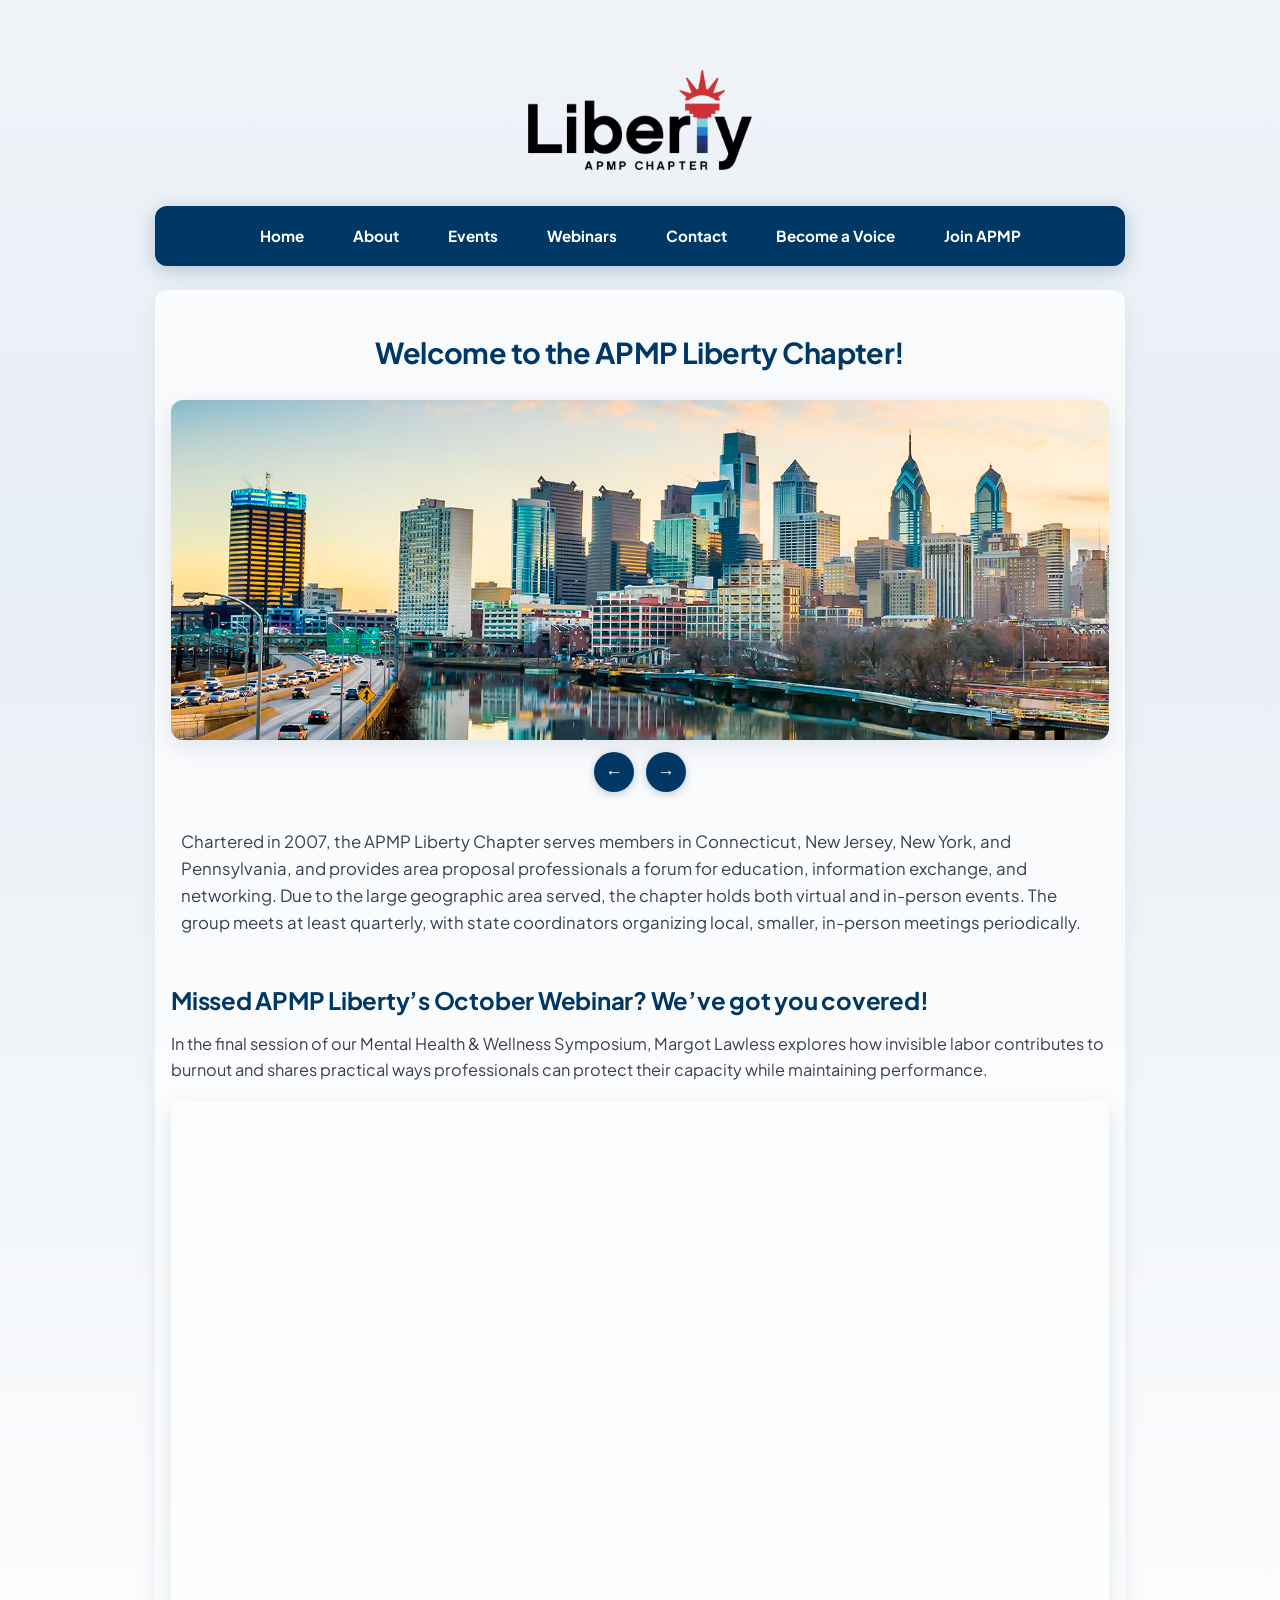
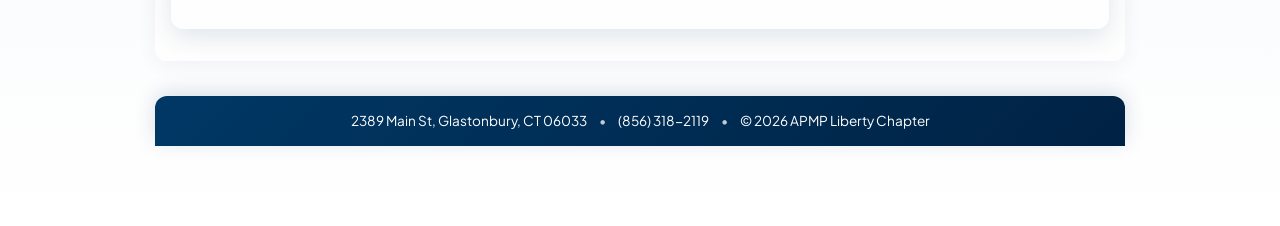
<file: index.html>
<!DOCTYPE html>
<html lang="en">
<head>
  <meta charset="UTF-8" />
  <title>APMP Liberty Chapter</title>
  <!-- Link to the external CSS file -->
  <link rel="stylesheet" href="styles.css" />
</head>
<body>
  <!-- Page wrapper to center content and set a max width -->
  <div class="page">
    <!-- Header contains the logo and navigation bar -->
    <header class="site-header">
      <!-- Logo area now uses the Liberty APMP logo image -->
      <div class="logo">
        <!-- Replace the alt text if you prefer different wording -->
        <img src="LibertyAPMP-LOGO_vFINAL.png" alt="APMP Liberty Chapter logo" />
      </div>
      <!-- Simple horizontal navigation bar with About dropdown -->
      <nav class="nav-bar">
        <a href="index.html">Home</a>
        <!-- About item with dropdown to sub-pages -->
        <div class="nav-item nav-has-dropdown">
          <a href="about.html" class="nav-link-main">About</a>
          <div class="nav-dropdown">
            <a href="about.html">Our Vision</a>
            <a href="board.html">Board of Directors</a>
            <a href="bylaws.html">Chapter Bylaws</a>
          </div>
        </div>
        <a href="events.html">Events</a>
        <a href="webinars.html">Webinars</a>
        <a href="contact.html">Contact</a>
        <a href="become-a-voice.html">Become a Voice</a>
        <a href="https://www.apmp.org/Web/Web/Membership/Join_APMP.aspx?hkey=03983fb4-1193-451e-949a-8f218b2d128f"
           target="_blank" rel="noopener noreferrer">Join APMP</a>
      </nav>
    </header>
    <!-- Main content of the page -->
    <main>
      <!-- Welcome message under the header -->
      <section class="welcome">
        <h1>Welcome to the APMP Liberty Chapter!</h1>
      </section>
      <!-- Photo carousel area -->
      <section class="carousel-section">
        <!-- Container that holds all slides -->
        <div class="carousel" id="carousel">
          <!-- Each slide now shows one of the chapter photos -->
          <div class="slide active">
            <img src="Carousel Photos/SliderImage1-Philadelphia-Skyline.jpg"
                 alt="Philadelphia skyline - APMP Liberty Chapter region" />
          </div>
          <div class="slide">
            <img src="Carousel Photos/SliderImage2-NYC-Skyline.jpg"
                 alt="New York City skyline - APMP Liberty Chapter region" />
          </div>
          <div class="slide">
            <img src="Carousel Photos/SliderImage3-Lighthouse.jpg"
                 alt="Lighthouse scene - APMP Liberty Chapter region" />
          </div>
          <div class="slide">
            <img src="Carousel Photos/SliderImage4-Newark-Skyline.jpg"
                 alt="Newark skyline - APMP Liberty Chapter region" />
          </div>
        </div>
        <!-- Previous / Next buttons to move through the slides (simple arrow icons) -->
        <div class="carousel-controls">
          <!-- Left arrow for previous slide -->
          <button id="prevButton" type="button" aria-label="Previous slide">
            &#8592;
          </button>
          <!-- Right arrow for next slide -->
          <button id="nextButton" type="button" aria-label="Next slide">
            &#8594;
          </button>
        </div>
      </section>
      <!-- Text description section under the carousel -->
      <section class="description">
        <p>
          Chartered in 2007, the APMP Liberty Chapter serves members in Connecticut, New Jersey,
          New York, and Pennsylvania, and provides area proposal professionals a forum for
          education, information exchange, and networking. Due to the large geographic area
          served, the chapter holds both virtual and in-person events. The group meets at least
          quarterly, with state coordinators organizing local, smaller, in-person meetings
          periodically.
        </p>
      </section>

      <!-- Missed webinar section with embedded recording -->
      <section class="webinar-section">
        <h2>Missed APMP Liberty’s October Webinar? We’ve got you covered!</h2>
        <p>
          In the final session of our Mental Health & Wellness Symposium, Margot Lawless explores how invisible labor contributes to burnout and shares practical ways professionals can protect their capacity while maintaining performance.
        </p>
        <div class="webinar-video">
          <iframe
            src="https://www.youtube.com/embed/JD9wCClyo4M"
            title="October Webinar: Invisible Labor, Burnout, and Mental Wellness with Margot Lawless"
            frameborder="0"
            allow="accelerometer; autoplay; clipboard-write; encrypted-media; gyroscope; picture-in-picture; web-share"
            allowfullscreen
          ></iframe>
        </div>
      </section>

      <!-- New Member Spotlight -->
      <!-- <section class="member-spotlight">
        <h2>New Member Spotlight</h2>
        <div class="member-spotlight-inner">
          <div class="member-photo">
            <img src="new_member_picture_here.jpg" alt="Photo of Sheila Patrick" />
          </div>
          <div class="member-details">
            <p><strong>Name:</strong> Sheila Patrick</p>
            <p><strong>Industry:</strong> Telecommunications</p>
            <p><strong>How long have you worked in the proposal development industry?</strong> 4 years</p>
            <p>
              <strong>How did you decide on this career path?</strong>
              I transitioned from Sales into proposal development when an opportunity arose due to a staffing
              shortage on the RFP team. It felt like a natural fit, and I’ve enjoyed the journey ever since.
            </p>
            <p>
              <strong>What do you enjoy most about your role?</strong>
              I appreciate the strategic nature of the work—developing winning processes, leading RFP project
              teams effectively, and delivering high-quality proposals that I’m proud of.
            </p>
            <p>
              <strong>Tell us something about you (Favorite trip, pets, proposal story, etc.)</strong>
              I’ve been married since 1988 and have 2 adult daughters. This month, we celebrated a joyful
              milestone as our last un-married child got married in a heartfelt ceremony—it was a truly special
              moment for our family.
            </p>
          </div>
        </div>
      </section>
      -->
    </main>
    <!-- Footer with chapter info and contact details -->
    <footer class="site-footer">
      <div class="footer-inner">
        <span class="footer-address">
          2389 Main St, Glastonbury, CT 06033
        </span>
        <span class="footer-separator">•</span>
        <span class="footer-phone">
          (856) 318-2119
        </span>
        <span class="footer-separator">•</span>
        <span class="footer-copy">
          &copy; 2026 APMP Liberty Chapter
        </span>
      </div>
    </footer>
  </div>
  <!-- Link to the external JavaScript file -->
  <script src="script.js"></script>
</body>
</html>
</file>
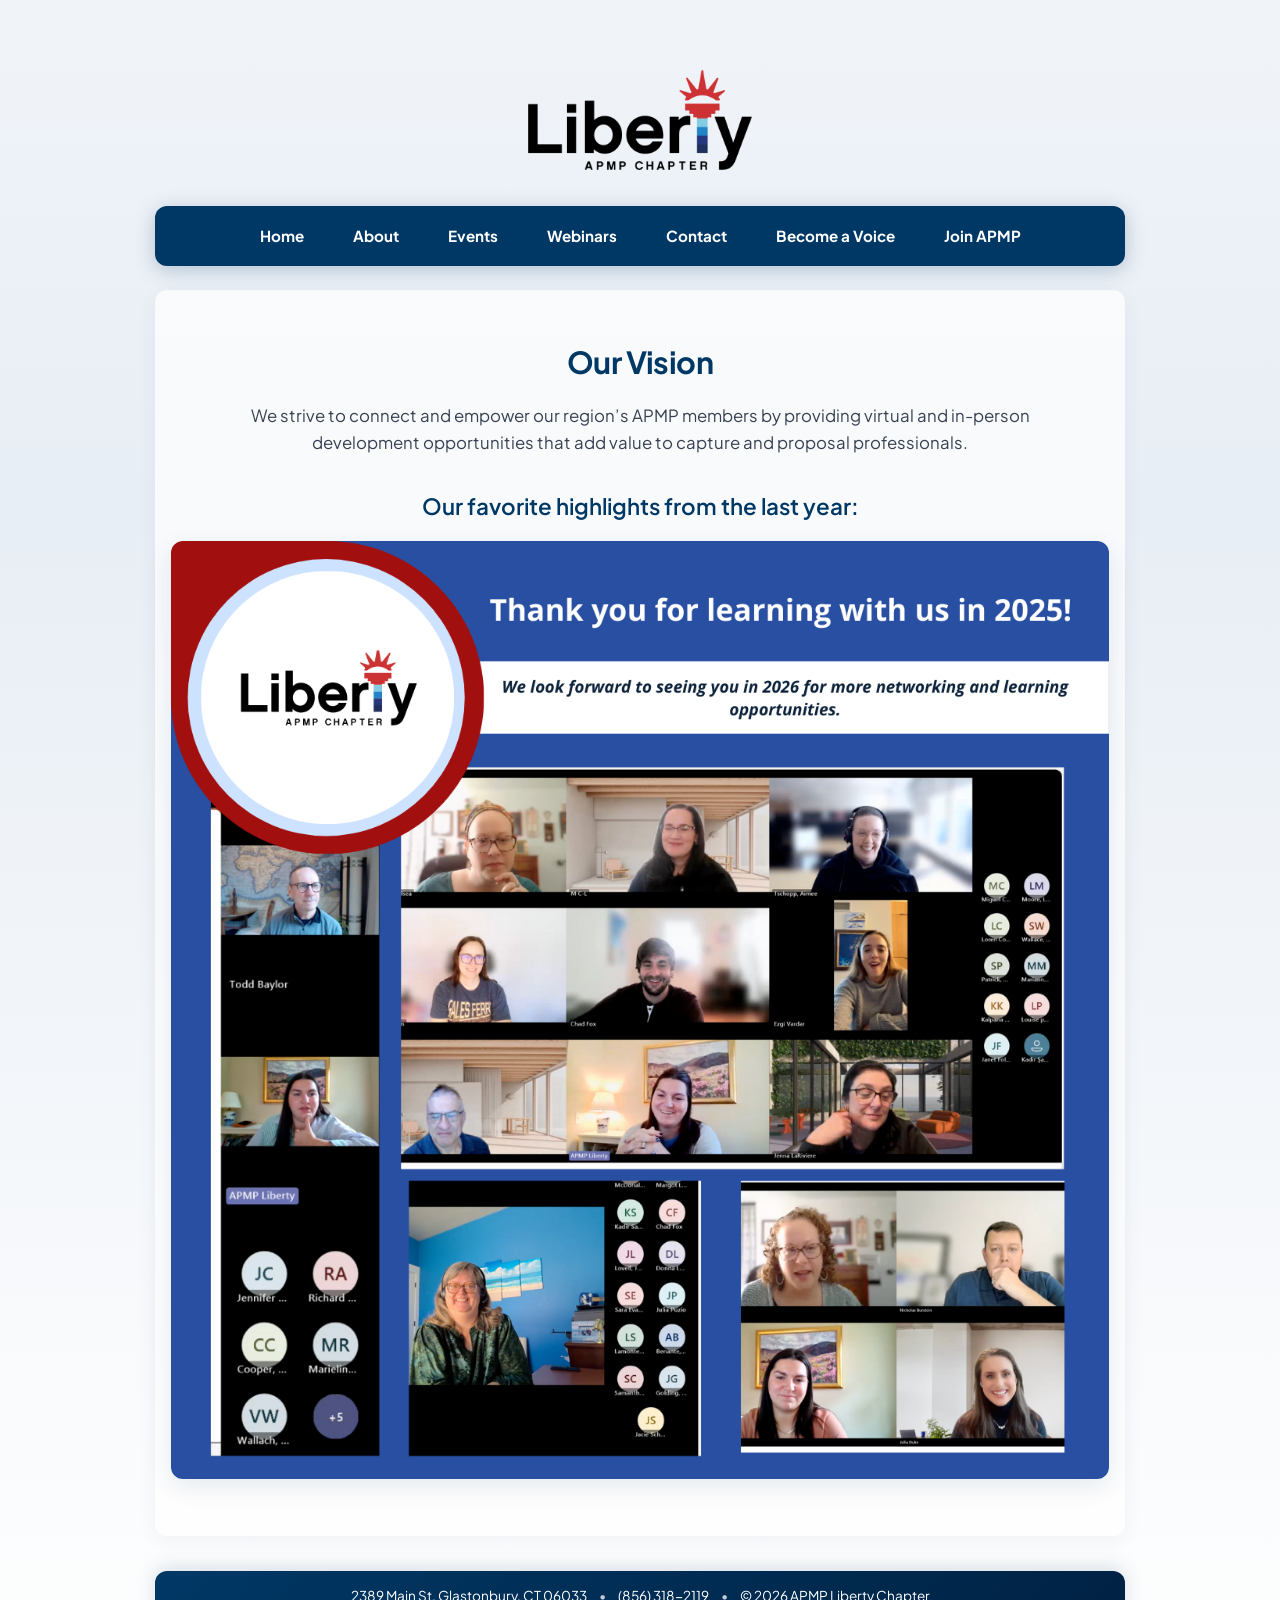
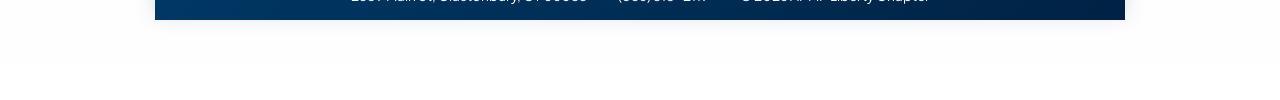
<file: about.html>
<!DOCTYPE html>
<html lang="en">
<head>
  <meta charset="UTF-8" />
  <title>About – APMP Liberty Chapter</title>
  <!-- Link to the shared stylesheet -->
  <link rel="stylesheet" href="styles.css" />
</head>
<body>
  <!-- Page wrapper to center content and set a max width -->
  <div class="page">
    <!-- Header contains the logo and navigation bar -->
    <header class="site-header">
      <!-- Logo area uses the Liberty APMP logo image -->
      <div class="logo">
        <img src="LibertyAPMP-LOGO_vFINAL.png" alt="APMP Liberty Chapter logo" />
      </div>
      <!-- Navigation bar with About dropdown -->
      <nav class="nav-bar">
        <a href="index.html">Home</a>
        <!-- About item with dropdown for sub-pages -->
        <div class="nav-item nav-has-dropdown">
          <a href="about.html" class="nav-link-main">About</a>
          <div class="nav-dropdown">
            <!-- Our Vision is the current sub-page -->
            <a href="about.html" class="active-subpage">Our Vision</a>
            <a href="board.html">Board of Directors</a>
            <a href="bylaws.html">Chapter Bylaws</a>
          </div>
        </div>
        <a href="events.html">Events</a>
        <a href="webinars.html">Webinars</a>
        <a href="contact.html">Contact</a>
        <a href="become-a-voice.html">Become a Voice</a>
        <a href="https://www.apmp.org/Web/Web/Membership/Join_APMP.aspx?hkey=03983fb4-1193-451e-949a-8f218b2d128f"
           target="_blank" rel="noopener noreferrer">Join APMP</a>
      </nav>
    </header>

    <!-- Main content of the About page -->
    <main>
      <!-- Our Vision section -->
      <section class="about-hero">
        <h1>Our Vision</h1>
        <p>
          We strive to connect and empower our region’s APMP members by providing virtual and
          in-person development opportunities that add value to capture and proposal professionals.
        </p>
      </section>

      
        <!--Highlights carousel under Our Vision.
        This section is commented out for now and can be re-enabled later.-->

      <section class="carousel-section highlights-section">
        <h2>Our favorite highlights from the last year:</h2>
        <!-- Carousel commented out for now; can be re-enabled later. -->
        <!--
        <div class="carousel">
          <div class="slide active">
            <img src="thankyoumembers.png"
                 alt="Thank you members for a great 2025!" />
          </div>
          <div class="slide">
            <img src="thankyoumembers.png"
                 alt="Thank you members for a great 2025!" />
          </div>
          <div class="slide">
            <img src="thankyoumembers.png"
                 alt="Thank you members for a great 2025!" />
          </div>
          <div class="slide">
            <img src="thankyoumembers.png"
                 alt="Thank you members for a great 2025!" />
          </div>
        </div>
        <div class="carousel-controls">
          <button id="prevButton" type="button" aria-label="Previous highlight">
            &#8592;
          </button>
          <button id="nextButton" type="button" aria-label="Next highlight">
            &#8594;
          </button>
        </div>
        -->
        <div class="highlights-image">
          <img src="thankyoumembers.png" alt="Thank you members for a great 2025!" />
        </div>
      </section>
      
    </main>

    <!-- Shared footer with chapter info and contact details -->
    <footer class="site-footer">
      <div class="footer-inner">
        <span class="footer-address">
          2389 Main St, Glastonbury, CT 06033
        </span>
        <span class="footer-separator">•</span>
        <span class="footer-phone">
          (856) 318-2119
        </span>
        <span class="footer-separator">•</span>
        <span class="footer-copy">
          &copy; 2026 APMP Liberty Chapter
        </span>
      </div>
    </footer>
  </div>

  <!-- JavaScript is shared, but will safely do nothing on this page -->
  <script src="script.js"></script>
</body>
</html>
</file>
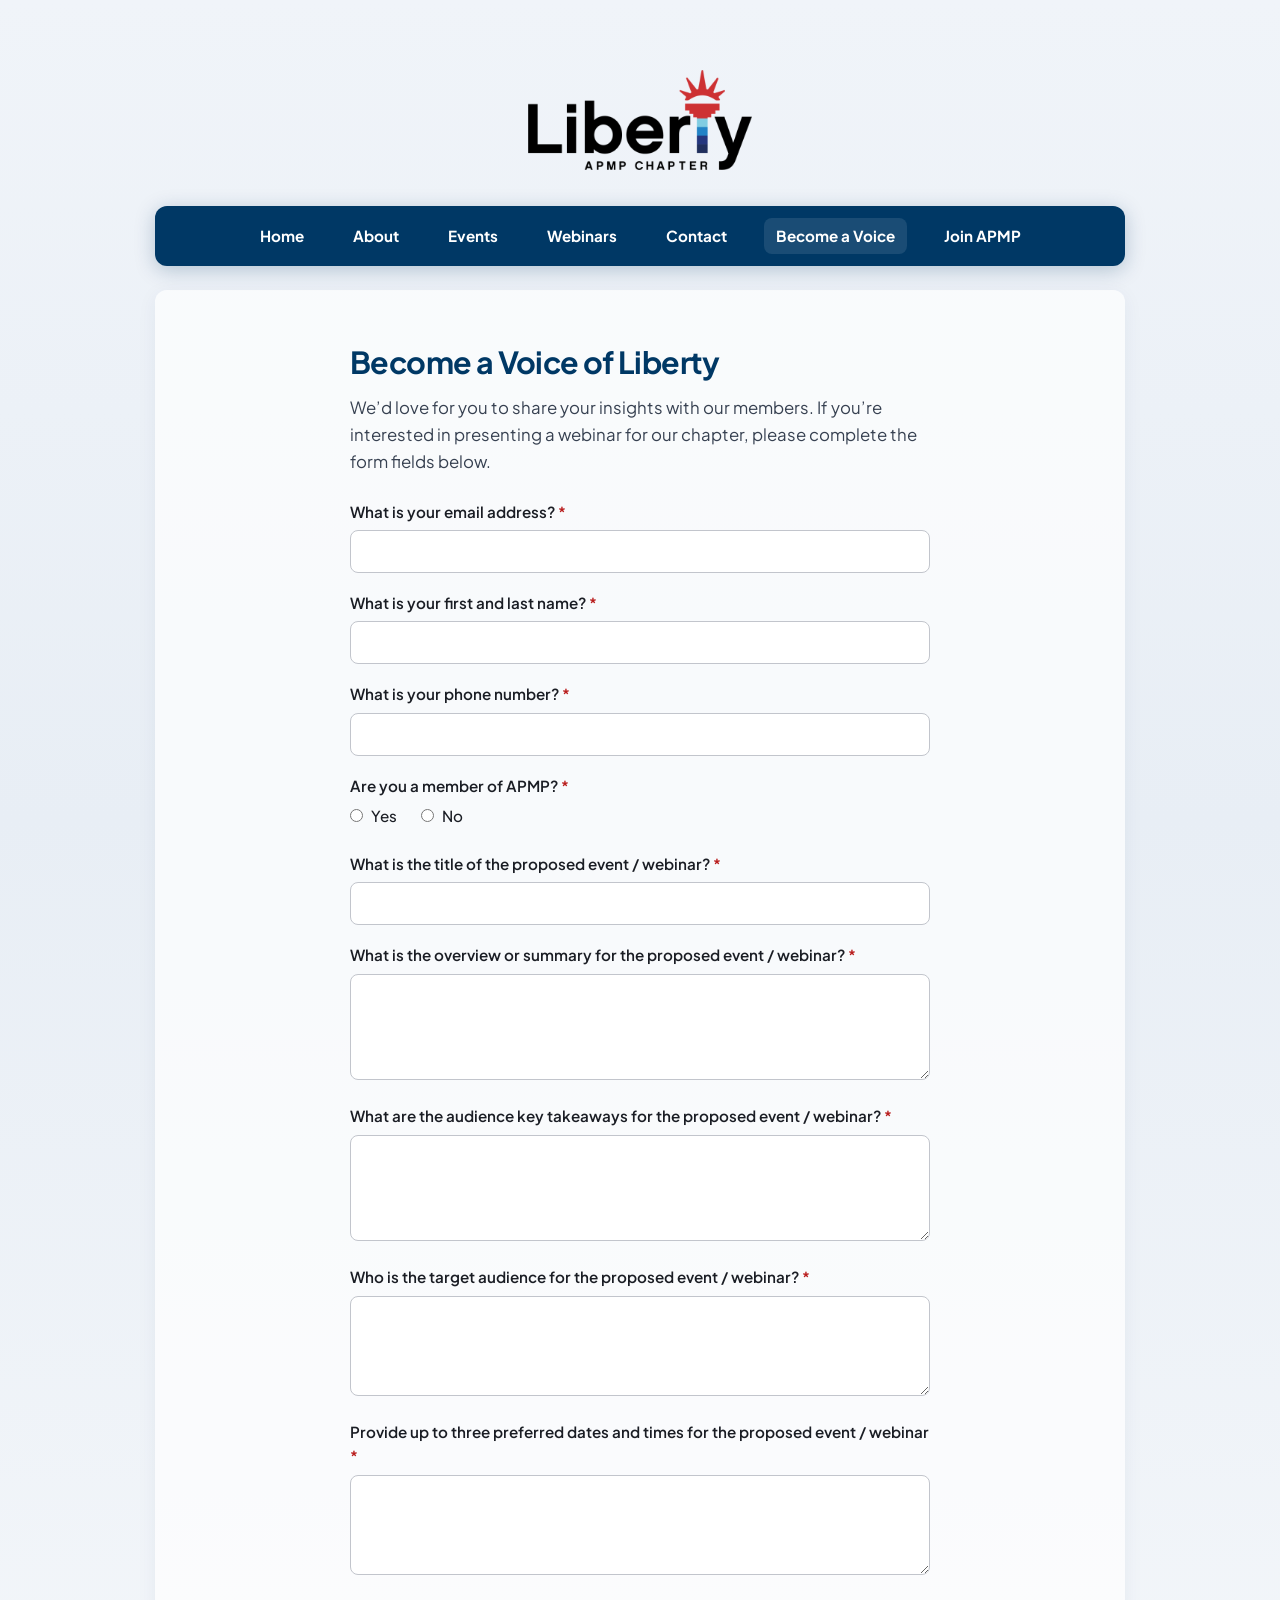
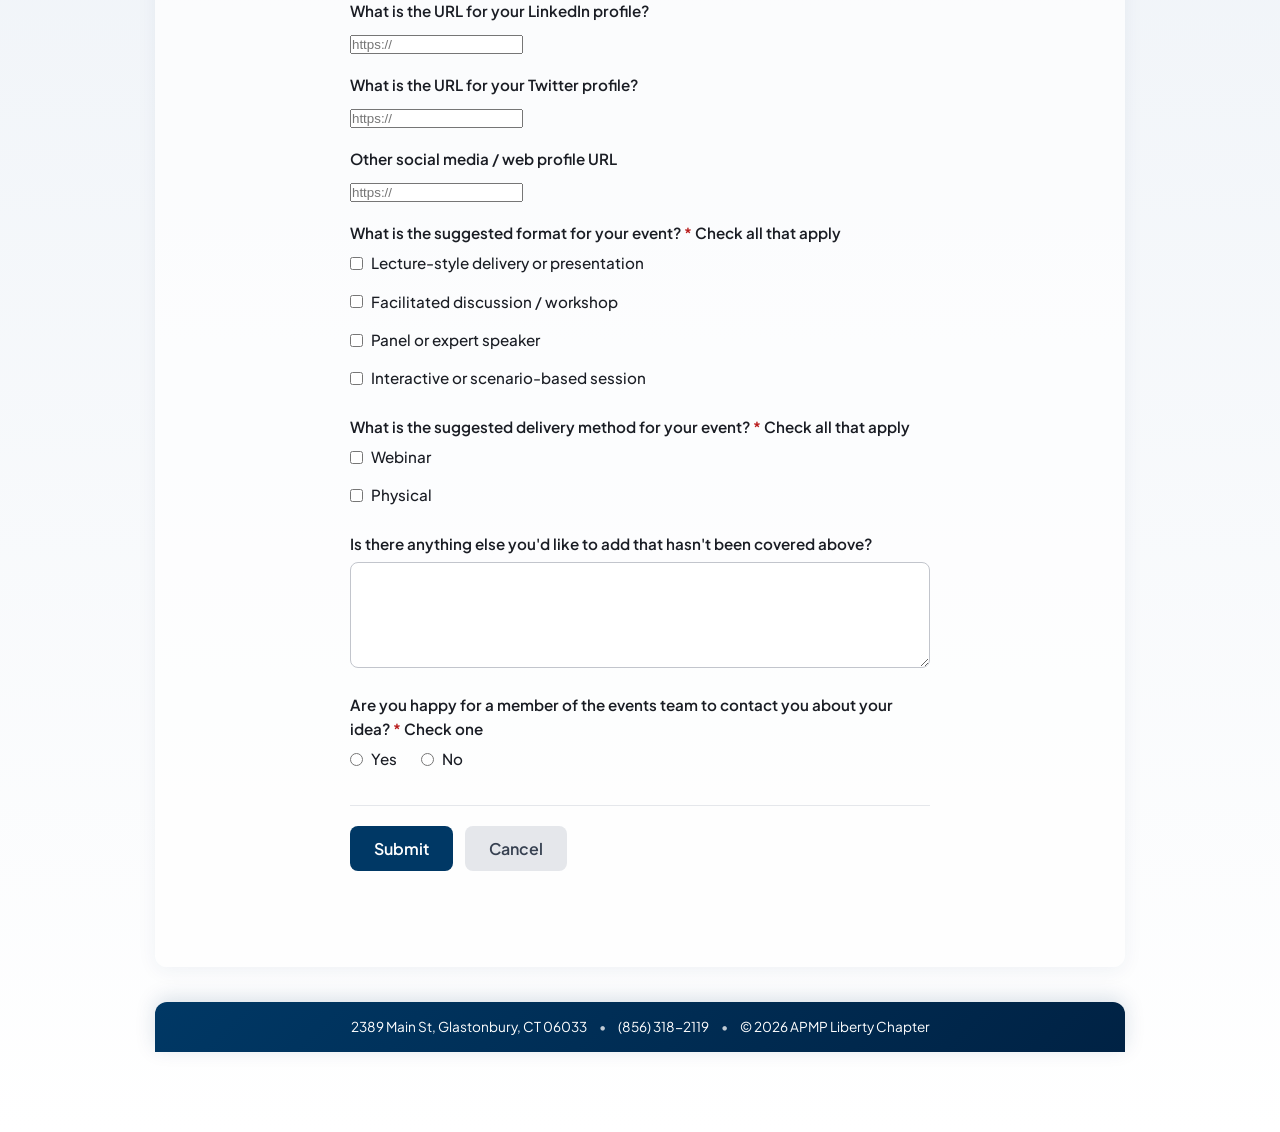
<file: become-a-voice.html>
<!DOCTYPE html>
<html lang="en">
<head>
  <meta charset="UTF-8" />
  <title>Become a Voice of Liberty – APMP Liberty Chapter</title>
  <link rel="stylesheet" href="styles.css" />
</head>
<body>
  <div class="page">
    <header class="site-header">
      <div class="logo">
        <img src="LibertyAPMP-LOGO_vFINAL.png" alt="APMP Liberty Chapter logo" />
      </div>
      <nav class="nav-bar">
        <a href="index.html">Home</a>
        <div class="nav-item nav-has-dropdown">
          <a href="about.html" class="nav-link-main">About</a>
          <div class="nav-dropdown">
            <a href="about.html">Our Vision</a>
            <a href="board.html">Board of Directors</a>
            <a href="bylaws.html">Chapter Bylaws</a>
          </div>
        </div>
        <a href="events.html">Events</a>
        <a href="webinars.html">Webinars</a>
        <a href="contact.html">Contact</a>
        <a href="become-a-voice.html" class="active-subpage">Become a Voice</a>
        <a href="https://www.apmp.org/Web/Web/Membership/Join_APMP.aspx?hkey=03983fb4-1193-451e-949a-8f218b2d128f"
           target="_blank" rel="noopener noreferrer">Join APMP</a>
      </nav>
    </header>

    <main>
      <section class="voice-hero">
        <h1>Become a Voice of Liberty</h1>
        <p class="voice-intro">
          We’d love for you to share your insights with our members. If you’re interested in presenting a webinar for our chapter, please complete the form fields below.
        </p>

        <form id="voice-form" class="voice-form" novalidate>
          <div class="form-row">
            <label for="email">What is your email address? <span class="required">*</span></label>
            <input type="email" id="email" name="Email address" required />
          </div>

          <div class="form-row">
            <label for="fullname">What is your first and last name? <span class="required">*</span></label>
            <input type="text" id="fullname" name="First and last name" required />
          </div>

          <div class="form-row">
            <label for="phone">What is your phone number? <span class="required">*</span></label>
            <input type="tel" id="phone" name="Phone number" required />
          </div>

          <div class="form-row">
            <label>Are you a member of APMP? <span class="required">*</span></label>
            <div class="form-options">
              <label class="option-label">
                <input type="radio" name="APMP member" value="Yes" required /> Yes
              </label>
              <label class="option-label">
                <input type="radio" name="APMP member" value="No" /> No
              </label>
            </div>
          </div>

          <div class="form-row">
            <label for="event-title">What is the title of the proposed event / webinar? <span class="required">*</span></label>
            <input type="text" id="event-title" name="Title of proposed event / webinar" required />
          </div>

          <div class="form-row">
            <label for="overview">What is the overview or summary for the proposed event / webinar? <span class="required">*</span></label>
            <textarea id="overview" name="Overview or summary for proposed event / webinar" rows="4" required></textarea>
          </div>

          <div class="form-row">
            <label for="takeaways">What are the audience key takeaways for the proposed event / webinar? <span class="required">*</span></label>
            <textarea id="takeaways" name="Audience key takeaways" rows="4" required></textarea>
          </div>

          <div class="form-row">
            <label for="audience">Who is the target audience for the proposed event / webinar? <span class="required">*</span></label>
            <textarea id="audience" name="Target audience" rows="3" required></textarea>
          </div>

          <div class="form-row">
            <label for="dates">Provide up to three preferred dates and times for the proposed event / webinar <span class="required">*</span></label>
            <textarea id="dates" name="Preferred dates and times (up to three)" rows="3" required></textarea>
          </div>

          <div class="form-row">
            <label for="linkedin">What is the URL for your LinkedIn profile?</label>
            <input type="url" id="linkedin" name="LinkedIn profile URL" placeholder="https://" />
          </div>

          <div class="form-row">
            <label for="twitter">What is the URL for your Twitter profile?</label>
            <input type="url" id="twitter" name="Twitter profile URL" placeholder="https://" />
          </div>

          <div class="form-row">
            <label for="other-social">Other social media / web profile URL</label>
            <input type="url" id="other-social" name="Other social media / web profile URL" placeholder="https://" />
          </div>

          <div class="form-row">
            <label>What is the suggested format for your event? <span class="required">*</span> Check all that apply</label>
            <div class="form-options form-checkboxes">
              <label class="option-label">
                <input type="checkbox" name="Format" value="Lecture-style delivery or presentation" /> Lecture-style delivery or presentation
              </label>
              <label class="option-label">
                <input type="checkbox" name="Format" value="Facilitated discussion / workshop" /> Facilitated discussion / workshop
              </label>
              <label class="option-label">
                <input type="checkbox" name="Format" value="Panel or expert speaker" /> Panel or expert speaker
              </label>
              <label class="option-label">
                <input type="checkbox" name="Format" value="Interactive or scenario-based session" /> Interactive or scenario-based session
              </label>
            </div>
          </div>

          <div class="form-row">
            <label>What is the suggested delivery method for your event? <span class="required">*</span> Check all that apply</label>
            <div class="form-options form-checkboxes">
              <label class="option-label">
                <input type="checkbox" name="Delivery" value="Webinar" /> Webinar
              </label>
              <label class="option-label">
                <input type="checkbox" name="Delivery" value="Physical" /> Physical
              </label>
            </div>
          </div>

          <div class="form-row">
            <label for="anything-else">Is there anything else you'd like to add that hasn't been covered above?</label>
            <textarea id="anything-else" name="Anything else to add" rows="4"></textarea>
          </div>

          <div class="form-row">
            <label>Are you happy for a member of the events team to contact you about your idea? <span class="required">*</span> Check one</label>
            <div class="form-options">
              <label class="option-label">
                <input type="radio" name="Events team contact" value="Yes" required /> Yes
              </label>
              <label class="option-label">
                <input type="radio" name="Events team contact" value="No" /> No
              </label>
            </div>
          </div>

          <div class="form-actions">
            <button type="submit" class="btn btn-submit">Submit</button>
            <button type="button" class="btn btn-cancel" id="cancelBtn">Cancel</button>
          </div>
        </form>
      </section>
    </main>

    <footer class="site-footer">
      <div class="footer-inner">
        <span class="footer-address">2389 Main St, Glastonbury, CT 06033</span>
        <span class="footer-separator">•</span>
        <span class="footer-phone">(856) 318-2119</span>
        <span class="footer-separator">•</span>
        <span class="footer-copy">&copy; 2026 APMP Liberty Chapter</span>
      </div>
    </footer>
  </div>

  <script src="script.js"></script>
  <script>
    (function () {
      var form = document.getElementById("voice-form");
      var cancelBtn = document.getElementById("cancelBtn");
      if (!form || !cancelBtn) return;

      cancelBtn.addEventListener("click", function () {
        form.reset();
      });

      form.addEventListener("submit", function (e) {
        e.preventDefault();

        var formatChecked = form.querySelectorAll('input[name="Format"]:checked').length;
        var deliveryChecked = form.querySelectorAll('input[name="Delivery"]:checked').length;
        if (formatChecked === 0) {
          alert("Please select at least one suggested format for your event.");
          return;
        }
        if (deliveryChecked === 0) {
          alert("Please select at least one suggested delivery method.");
          return;
        }

        var bodyLines = [];

        function addLine(label, value) {
          if (value !== undefined && value !== "") bodyLines.push(label + ": " + value);
        }

        addLine("Email address", form.querySelector("#email").value.trim());
        addLine("First and last name", form.querySelector("#fullname").value.trim());
        addLine("Phone number", form.querySelector("#phone").value.trim());

        var memberRadio = form.querySelector('input[name="APMP member"]:checked');
        addLine("Are you a member of APMP?", memberRadio ? memberRadio.value : "");

        addLine("Title of proposed event / webinar", form.querySelector("#event-title").value.trim());
        addLine("Overview or summary for proposed event / webinar", form.querySelector("#overview").value.trim());
        addLine("Audience key takeaways", form.querySelector("#takeaways").value.trim());
        addLine("Target audience", form.querySelector("#audience").value.trim());
        addLine("Preferred dates and times (up to three)", form.querySelector("#dates").value.trim());

        addLine("LinkedIn profile URL", form.querySelector("#linkedin").value.trim());
        addLine("Twitter profile URL", form.querySelector("#twitter").value.trim());
        addLine("Other social media / web profile URL", form.querySelector("#other-social").value.trim());

        var formats = [];
        form.querySelectorAll('input[name="Format"]:checked').forEach(function (cb) { formats.push(cb.value); });
        if (formats.length) addLine("Suggested format for event", formats.join("; "));

        var delivery = [];
        form.querySelectorAll('input[name="Delivery"]:checked').forEach(function (cb) { delivery.push(cb.value); });
        if (delivery.length) addLine("Suggested delivery method", delivery.join("; "));

        addLine("Anything else to add", form.querySelector("#anything-else").value.trim());

        var contactRadio = form.querySelector('input[name="Events team contact"]:checked');
        addLine("Happy for events team to contact?", contactRadio ? contactRadio.value : "");

        var body = bodyLines.join("\r\n");
        var subject = "Become a Voice of Liberty – Webinar Proposal";
        var mailto = "mailto:apmp.liberty@gmail.com?subject=" + encodeURIComponent(subject) + "&body=" + encodeURIComponent(body);
        window.location.href = mailto;
      });
    })();
  </script>
</body>
</html>
</file>
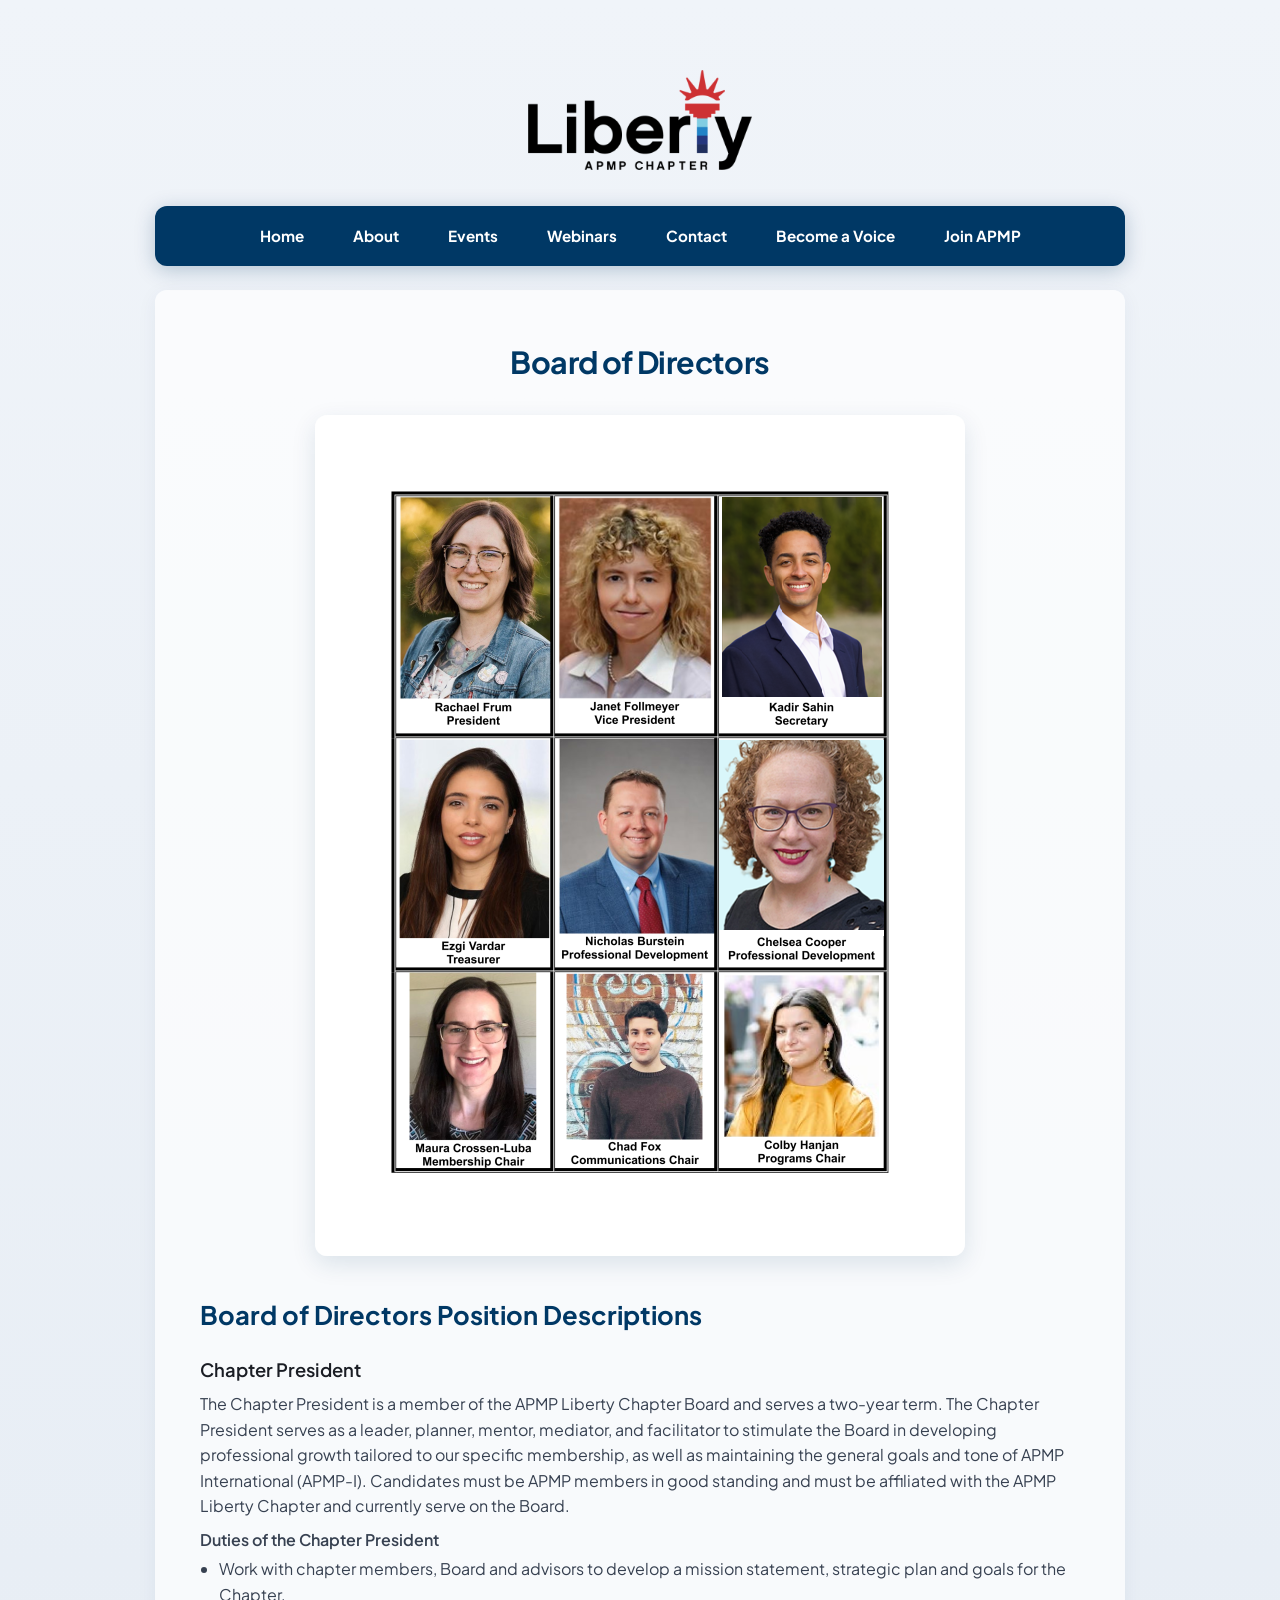
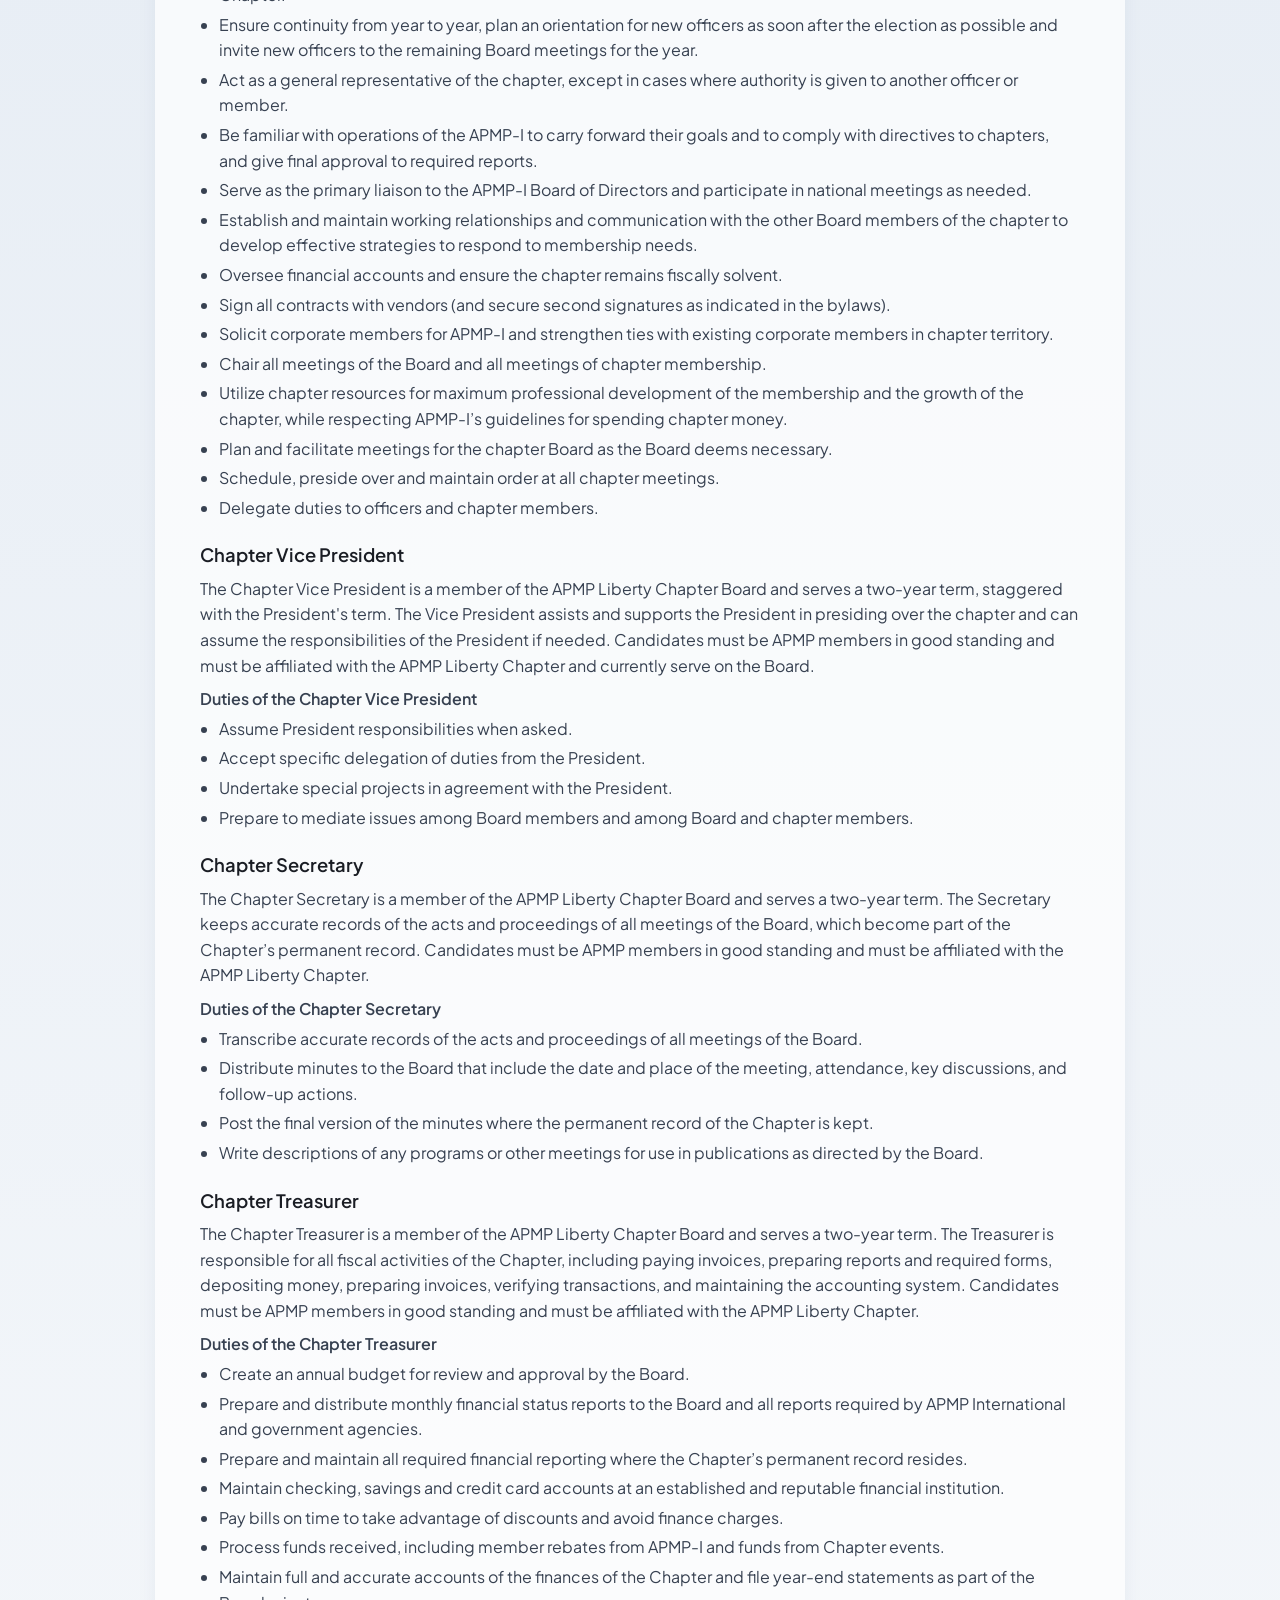
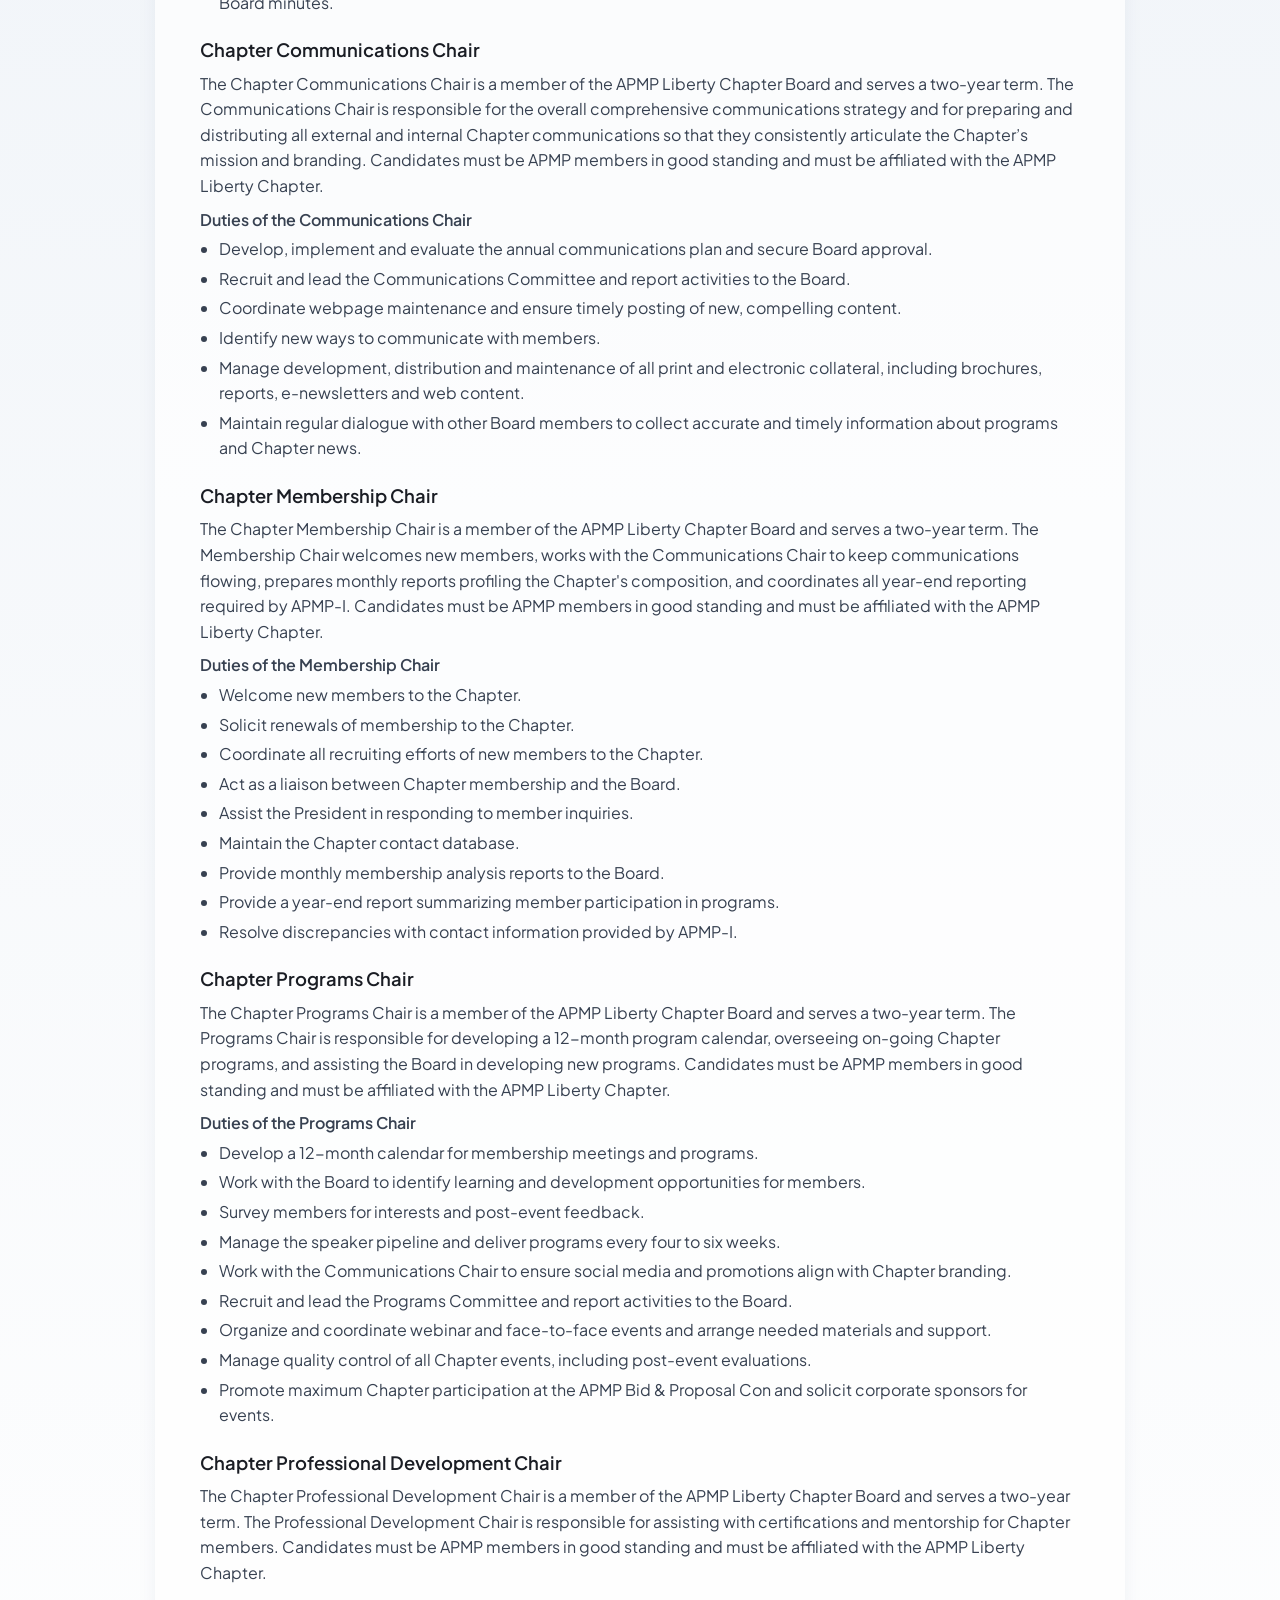
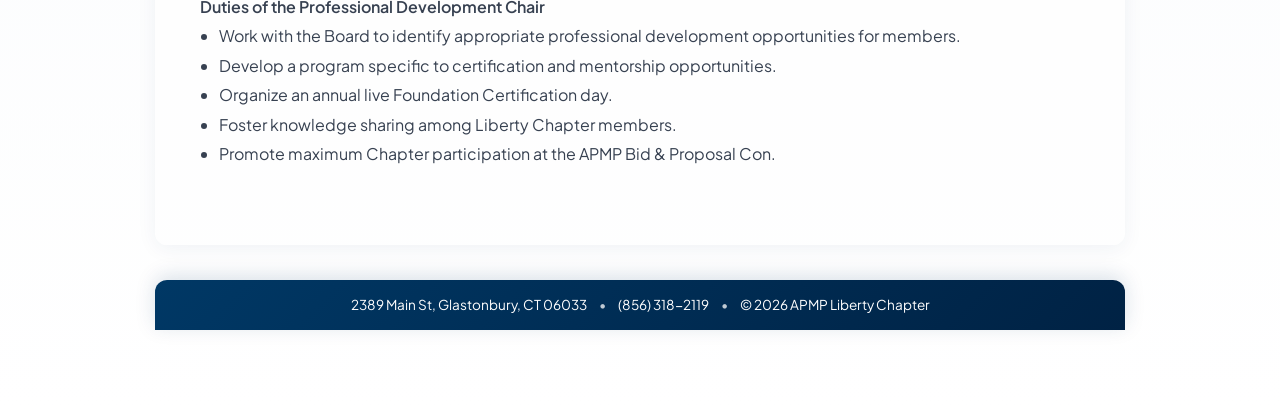
<file: board.html>
<!DOCTYPE html>
<html lang="en">
<head>
  <meta charset="UTF-8" />
  <title>Board of Directors – APMP Liberty Chapter</title>
  <!-- Link to the shared stylesheet -->
  <link rel="stylesheet" href="styles.css" />
</head>
<body>
  <!-- Page wrapper to center content and set a max width -->
  <div class="page">
    <!-- Header contains the logo and navigation bar -->
    <header class="site-header">
      <!-- Logo area uses the Liberty APMP logo image -->
      <div class="logo">
        <img src="LibertyAPMP-LOGO_vFINAL.png" alt="APMP Liberty Chapter logo" />
      </div>
      <!-- Navigation bar with About dropdown -->
      <nav class="nav-bar">
        <a href="index.html">Home</a>
        <!-- About item with dropdown for sub-pages -->
        <div class="nav-item nav-has-dropdown">
          <a href="about.html" class="nav-link-main">About</a>
          <div class="nav-dropdown">
            <a href="about.html">Our Vision</a>
            <!-- Mark Board of Directors as the active sub-page on this screen -->
            <a href="board.html" class="active-subpage">Board of Directors</a>
            <a href="bylaws.html">Chapter Bylaws</a>
          </div>
        </div>
        <a href="events.html">Events</a>
        <a href="webinars.html">Webinars</a>
        <a href="contact.html">Contact</a>
        <a href="become-a-voice.html">Become a Voice</a>
        <a href="https://www.apmp.org/Web/Web/Membership/Join_APMP.aspx?hkey=03983fb4-1193-451e-949a-8f218b2d128f"
           target="_blank" rel="noopener noreferrer">Join APMP</a>
      </nav>
    </header>

    <!-- Main content of the Board of Directors page -->
    <main>
      <!-- Simple hero section showing the board photo -->
      <section class="board-hero">
        <h1>Board of Directors</h1>
        <!-- This image file should be in the project folder -->
        <img src="apmpboard.png" alt="APMP Liberty Chapter Board of Directors" />
      </section>

      <!-- Board position descriptions drawn from board_descriptions.txt -->
      <section class="board-roles">
        <h2>Board of Directors Position Descriptions</h2>

        <article class="board-role">
          <h3>Chapter President</h3>
          <p>
            The Chapter President is a member of the APMP Liberty Chapter Board and serves a two-year term.
            The Chapter President serves as a leader, planner, mentor, mediator, and facilitator to stimulate
            the Board in developing professional growth tailored to our specific membership, as well as
            maintaining the general goals and tone of APMP International (APMP-I). Candidates must be APMP
            members in good standing and must be affiliated with the APMP Liberty Chapter and currently serve
            on the Board.
          </p>
          <h4>Duties of the Chapter President</h4>
          <ul>
            <li>Work with chapter members, Board and advisors to develop a mission statement, strategic plan and goals for the Chapter.</li>
            <li>Ensure continuity from year to year, plan an orientation for new officers as soon after the election as possible and invite new officers to the remaining Board meetings for the year.</li>
            <li>Act as a general representative of the chapter, except in cases where authority is given to another officer or member.</li>
            <li>Be familiar with operations of the APMP-I to carry forward their goals and to comply with directives to chapters, and give final approval to required reports.</li>
            <li>Serve as the primary liaison to the APMP-I Board of Directors and participate in national meetings as needed.</li>
            <li>Establish and maintain working relationships and communication with the other Board members of the chapter to develop effective strategies to respond to membership needs.</li>
            <li>Oversee financial accounts and ensure the chapter remains fiscally solvent.</li>
            <li>Sign all contracts with vendors (and secure second signatures as indicated in the bylaws).</li>
            <li>Solicit corporate members for APMP-I and strengthen ties with existing corporate members in chapter territory.</li>
            <li>Chair all meetings of the Board and all meetings of chapter membership.</li>
            <li>Utilize chapter resources for maximum professional development of the membership and the growth of the chapter, while respecting APMP-I’s guidelines for spending chapter money.</li>
            <li>Plan and facilitate meetings for the chapter Board as the Board deems necessary.</li>
            <li>Schedule, preside over and maintain order at all chapter meetings.</li>
            <li>Delegate duties to officers and chapter members.</li>
          </ul>
        </article>

        <article class="board-role">
          <h3>Chapter Vice President</h3>
          <p>
            The Chapter Vice President is a member of the APMP Liberty Chapter Board and serves a two-year term,
            staggered with the President's term. The Vice President assists and supports the President in presiding
            over the chapter and can assume the responsibilities of the President if needed. Candidates must be APMP
            members in good standing and must be affiliated with the APMP Liberty Chapter and currently serve on the Board.
          </p>
          <h4>Duties of the Chapter Vice President</h4>
          <ul>
            <li>Assume President responsibilities when asked.</li>
            <li>Accept specific delegation of duties from the President.</li>
            <li>Undertake special projects in agreement with the President.</li>
            <li>Prepare to mediate issues among Board members and among Board and chapter members.</li>
          </ul>
        </article>

        <article class="board-role">
          <h3>Chapter Secretary</h3>
          <p>
            The Chapter Secretary is a member of the APMP Liberty Chapter Board and serves a two-year term.
            The Secretary keeps accurate records of the acts and proceedings of all meetings of the Board,
            which become part of the Chapter’s permanent record. Candidates must be APMP members in good standing
            and must be affiliated with the APMP Liberty Chapter.
          </p>
          <h4>Duties of the Chapter Secretary</h4>
          <ul>
            <li>Transcribe accurate records of the acts and proceedings of all meetings of the Board.</li>
            <li>Distribute minutes to the Board that include the date and place of the meeting, attendance, key discussions, and follow-up actions.</li>
            <li>Post the final version of the minutes where the permanent record of the Chapter is kept.</li>
            <li>Write descriptions of any programs or other meetings for use in publications as directed by the Board.</li>
          </ul>
        </article>

        <article class="board-role">
          <h3>Chapter Treasurer</h3>
          <p>
            The Chapter Treasurer is a member of the APMP Liberty Chapter Board and serves a two-year term.
            The Treasurer is responsible for all fiscal activities of the Chapter, including paying invoices,
            preparing reports and required forms, depositing money, preparing invoices, verifying transactions,
            and maintaining the accounting system. Candidates must be APMP members in good standing and must be
            affiliated with the APMP Liberty Chapter.
          </p>
          <h4>Duties of the Chapter Treasurer</h4>
          <ul>
            <li>Create an annual budget for review and approval by the Board.</li>
            <li>Prepare and distribute monthly financial status reports to the Board and all reports required by APMP International and government agencies.</li>
            <li>Prepare and maintain all required financial reporting where the Chapter’s permanent record resides.</li>
            <li>Maintain checking, savings and credit card accounts at an established and reputable financial institution.</li>
            <li>Pay bills on time to take advantage of discounts and avoid finance charges.</li>
            <li>Process funds received, including member rebates from APMP-I and funds from Chapter events.</li>
            <li>Maintain full and accurate accounts of the finances of the Chapter and file year-end statements as part of the Board minutes.</li>
          </ul>
        </article>

        <article class="board-role">
          <h3>Chapter Communications Chair</h3>
          <p>
            The Chapter Communications Chair is a member of the APMP Liberty Chapter Board and serves a two-year term.
            The Communications Chair is responsible for the overall comprehensive communications strategy and for
            preparing and distributing all external and internal Chapter communications so that they consistently
            articulate the Chapter’s mission and branding. Candidates must be APMP members in good standing and must
            be affiliated with the APMP Liberty Chapter.
          </p>
          <h4>Duties of the Communications Chair</h4>
          <ul>
            <li>Develop, implement and evaluate the annual communications plan and secure Board approval.</li>
            <li>Recruit and lead the Communications Committee and report activities to the Board.</li>
            <li>Coordinate webpage maintenance and ensure timely posting of new, compelling content.</li>
            <li>Identify new ways to communicate with members.</li>
            <li>Manage development, distribution and maintenance of all print and electronic collateral, including brochures, reports, e-newsletters and web content.</li>
            <li>Maintain regular dialogue with other Board members to collect accurate and timely information about programs and Chapter news.</li>
          </ul>
        </article>

        <article class="board-role">
          <h3>Chapter Membership Chair</h3>
          <p>
            The Chapter Membership Chair is a member of the APMP Liberty Chapter Board and serves a two-year term.
            The Membership Chair welcomes new members, works with the Communications Chair to keep communications
            flowing, prepares monthly reports profiling the Chapter's composition, and coordinates all year-end
            reporting required by APMP-I. Candidates must be APMP members in good standing and must be affiliated
            with the APMP Liberty Chapter.
          </p>
          <h4>Duties of the Membership Chair</h4>
          <ul>
            <li>Welcome new members to the Chapter.</li>
            <li>Solicit renewals of membership to the Chapter.</li>
            <li>Coordinate all recruiting efforts of new members to the Chapter.</li>
            <li>Act as a liaison between Chapter membership and the Board.</li>
            <li>Assist the President in responding to member inquiries.</li>
            <li>Maintain the Chapter contact database.</li>
            <li>Provide monthly membership analysis reports to the Board.</li>
            <li>Provide a year-end report summarizing member participation in programs.</li>
            <li>Resolve discrepancies with contact information provided by APMP-I.</li>
          </ul>
        </article>

        <article class="board-role">
          <h3>Chapter Programs Chair</h3>
          <p>
            The Chapter Programs Chair is a member of the APMP Liberty Chapter Board and serves a two-year term.
            The Programs Chair is responsible for developing a 12-month program calendar, overseeing on-going
            Chapter programs, and assisting the Board in developing new programs. Candidates must be APMP members
            in good standing and must be affiliated with the APMP Liberty Chapter.
          </p>
          <h4>Duties of the Programs Chair</h4>
          <ul>
            <li>Develop a 12-month calendar for membership meetings and programs.</li>
            <li>Work with the Board to identify learning and development opportunities for members.</li>
            <li>Survey members for interests and post-event feedback.</li>
            <li>Manage the speaker pipeline and deliver programs every four to six weeks.</li>
            <li>Work with the Communications Chair to ensure social media and promotions align with Chapter branding.</li>
            <li>Recruit and lead the Programs Committee and report activities to the Board.</li>
            <li>Organize and coordinate webinar and face-to-face events and arrange needed materials and support.</li>
            <li>Manage quality control of all Chapter events, including post-event evaluations.</li>
            <li>Promote maximum Chapter participation at the APMP Bid &amp; Proposal Con and solicit corporate sponsors for events.</li>
          </ul>
        </article>

        <article class="board-role">
          <h3>Chapter Professional Development Chair</h3>
          <p>
            The Chapter Professional Development Chair is a member of the APMP Liberty Chapter Board and serves a
            two-year term. The Professional Development Chair is responsible for assisting with certifications and
            mentorship for Chapter members. Candidates must be APMP members in good standing and must be affiliated
            with the APMP Liberty Chapter.
          </p>
          <h4>Duties of the Professional Development Chair</h4>
          <ul>
            <li>Work with the Board to identify appropriate professional development opportunities for members.</li>
            <li>Develop a program specific to certification and mentorship opportunities.</li>
            <li>Organize an annual live Foundation Certification day.</li>
            <li>Foster knowledge sharing among Liberty Chapter members.</li>
            <li>Promote maximum Chapter participation at the APMP Bid &amp; Proposal Con.</li>
          </ul>
        </article>
      </section>
    </main>

    <!-- Shared footer with chapter info and contact details -->
    <footer class="site-footer">
      <div class="footer-inner">
        <span class="footer-address">
          2389 Main St, Glastonbury, CT 06033
        </span>
        <span class="footer-separator">•</span>
        <span class="footer-phone">
          (856) 318-2119
        </span>
        <span class="footer-separator">•</span>
        <span class="footer-copy">
          &copy; 2026 APMP Liberty Chapter
        </span>
      </div>
    </footer>
  </div>

  <!-- JavaScript is shared, but will safely do nothing on this page -->
  <script src="script.js"></script>
</body>
</html>
</file>
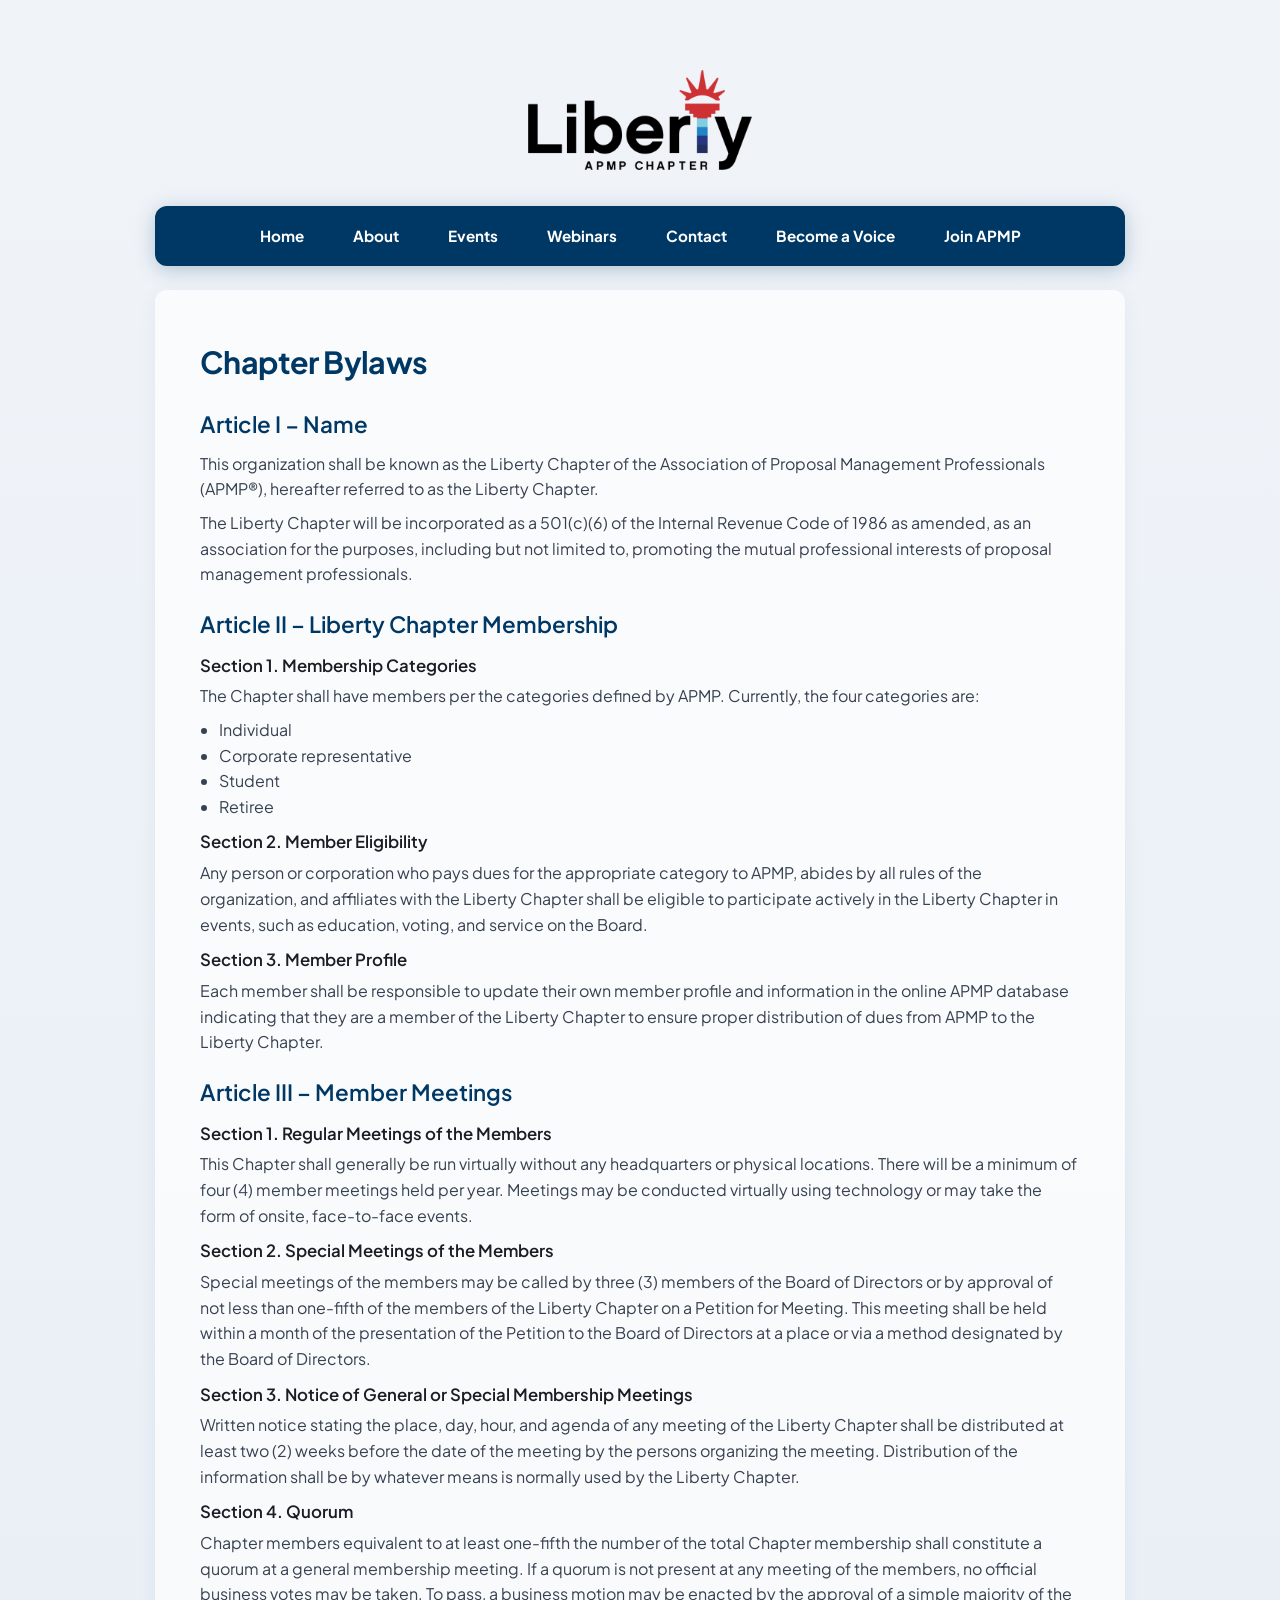
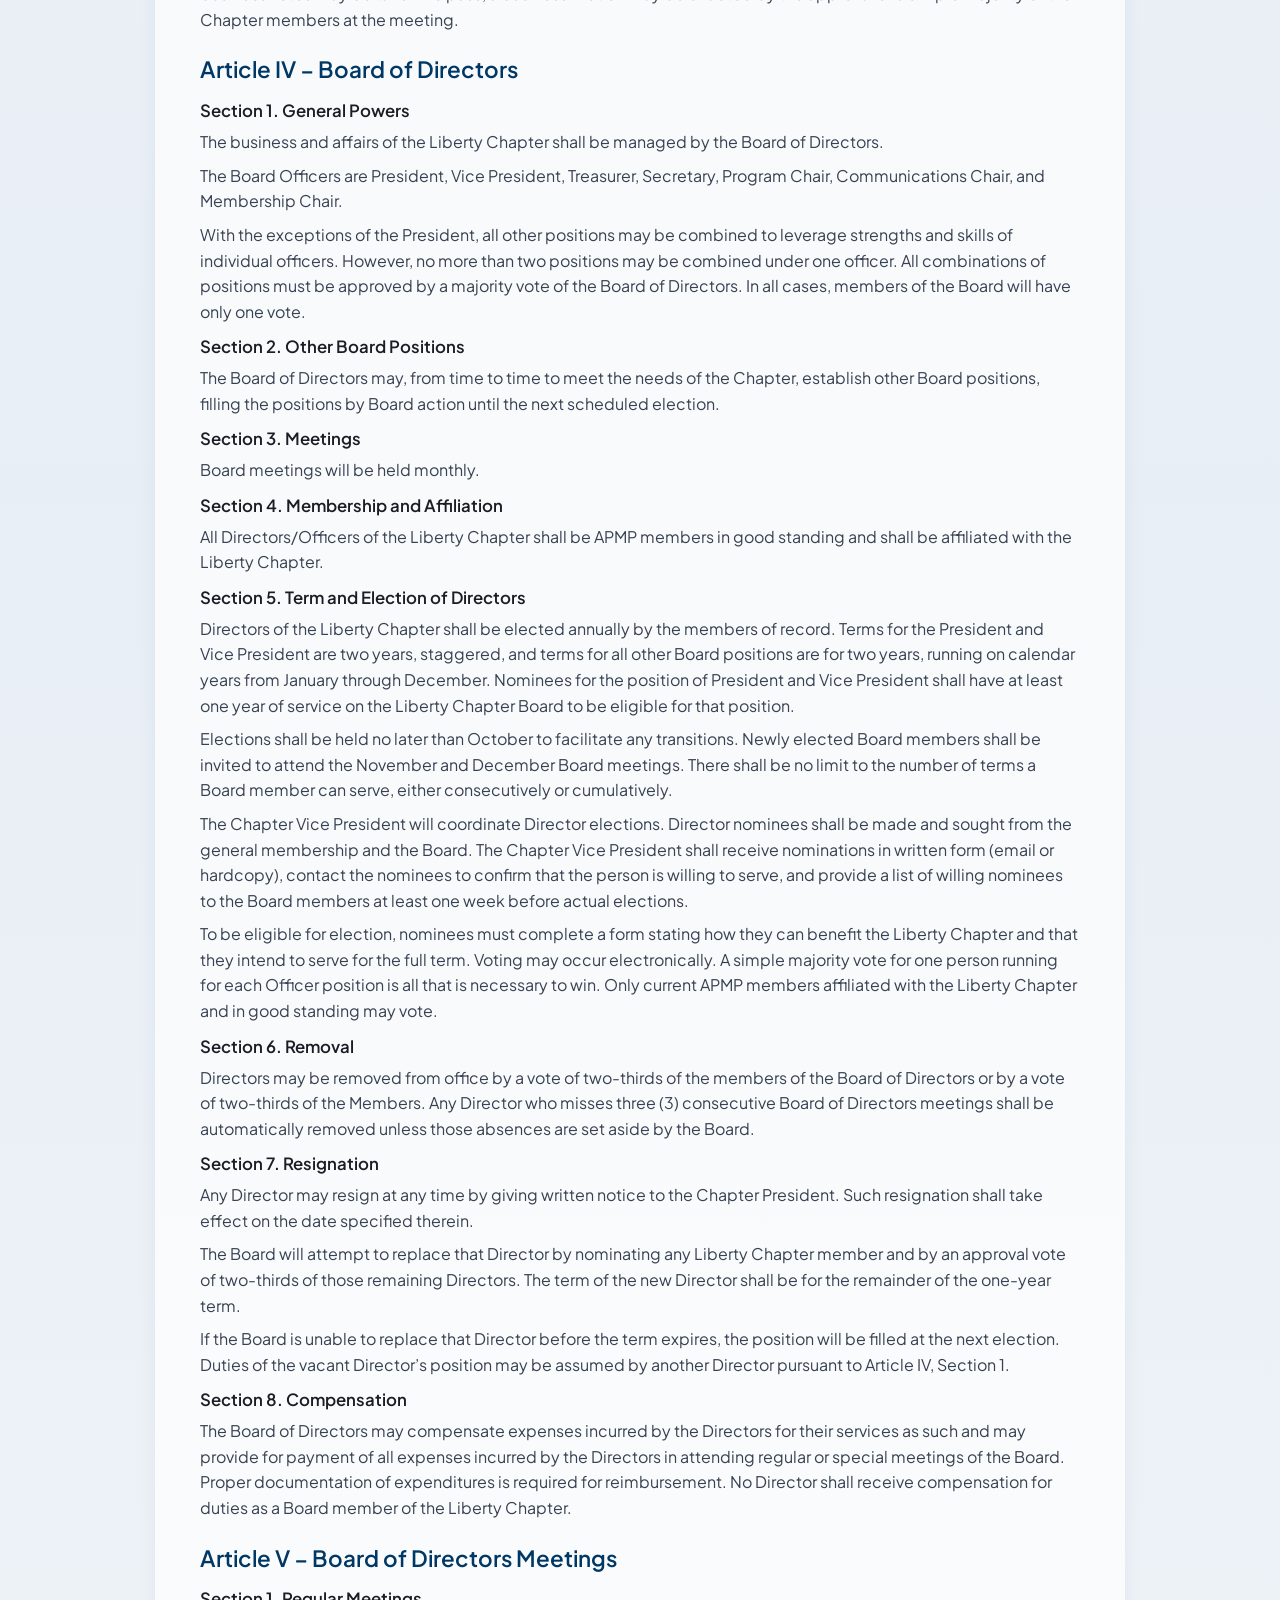
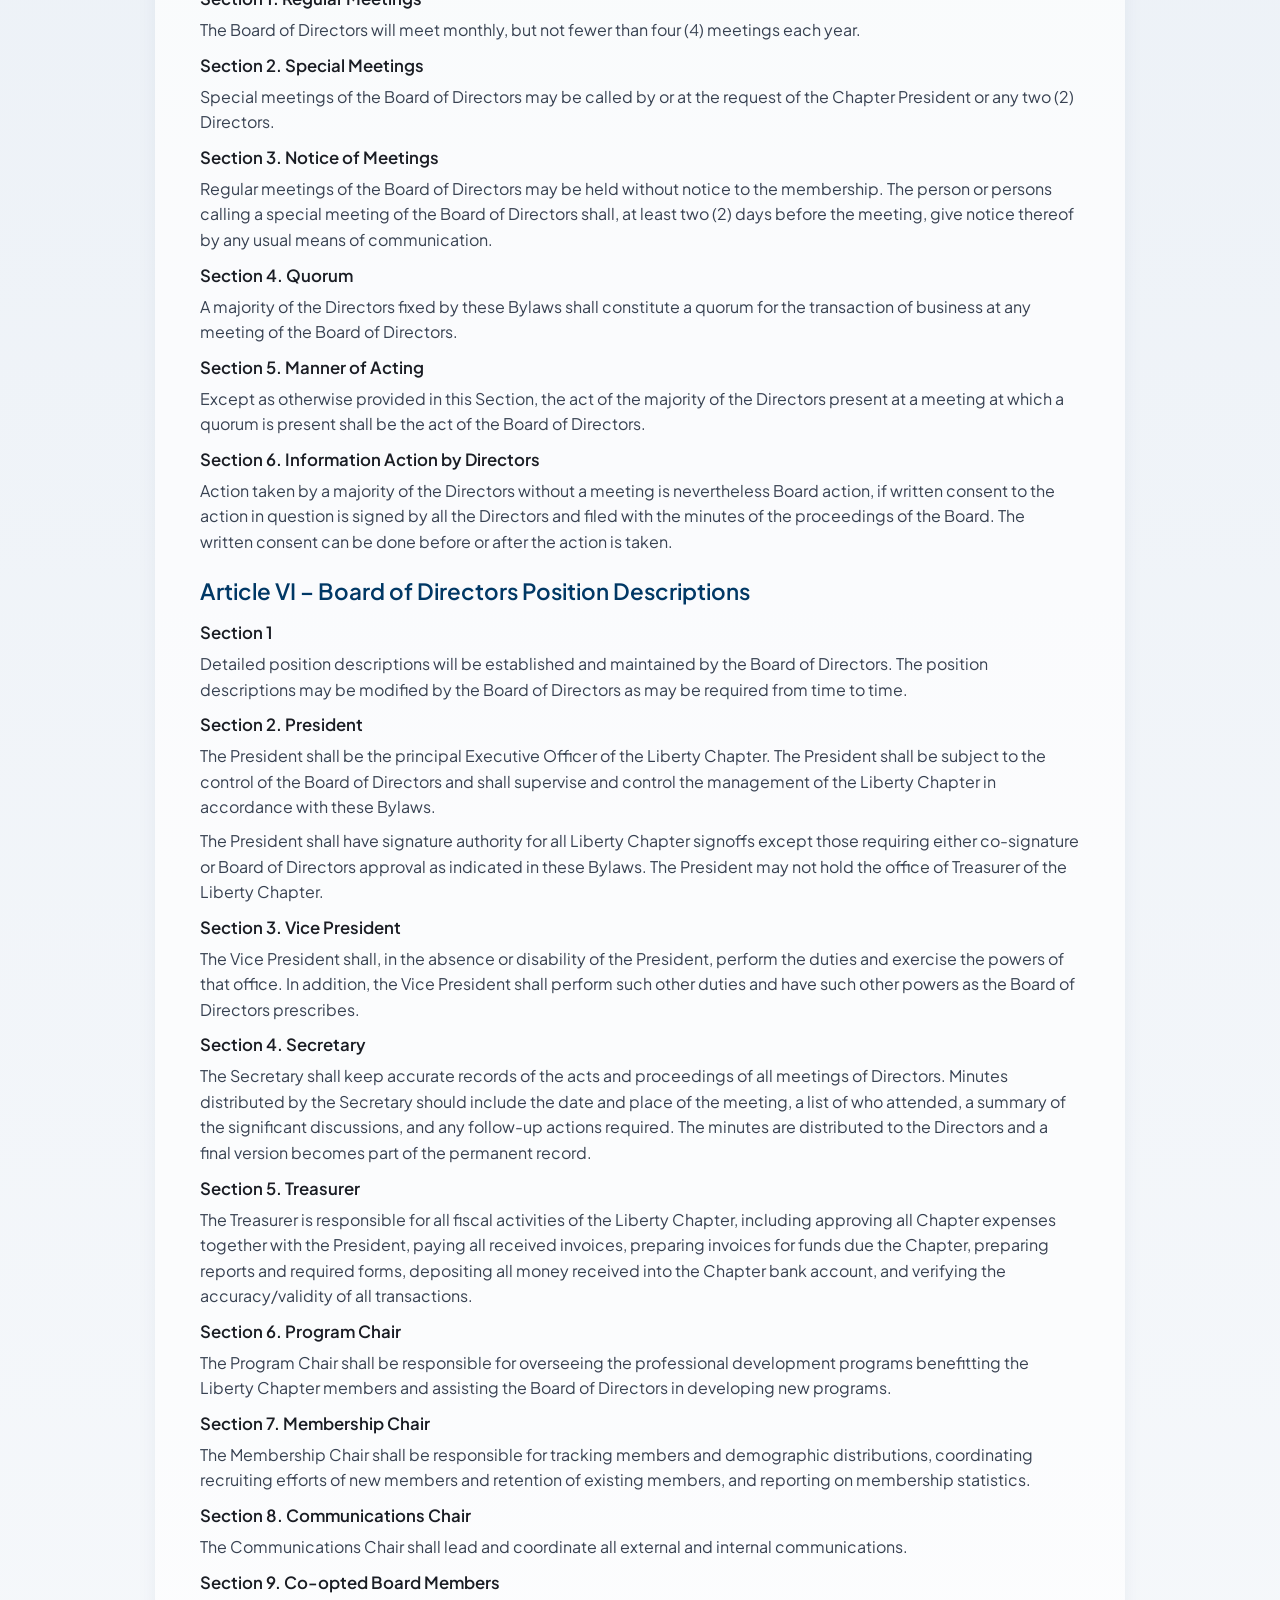
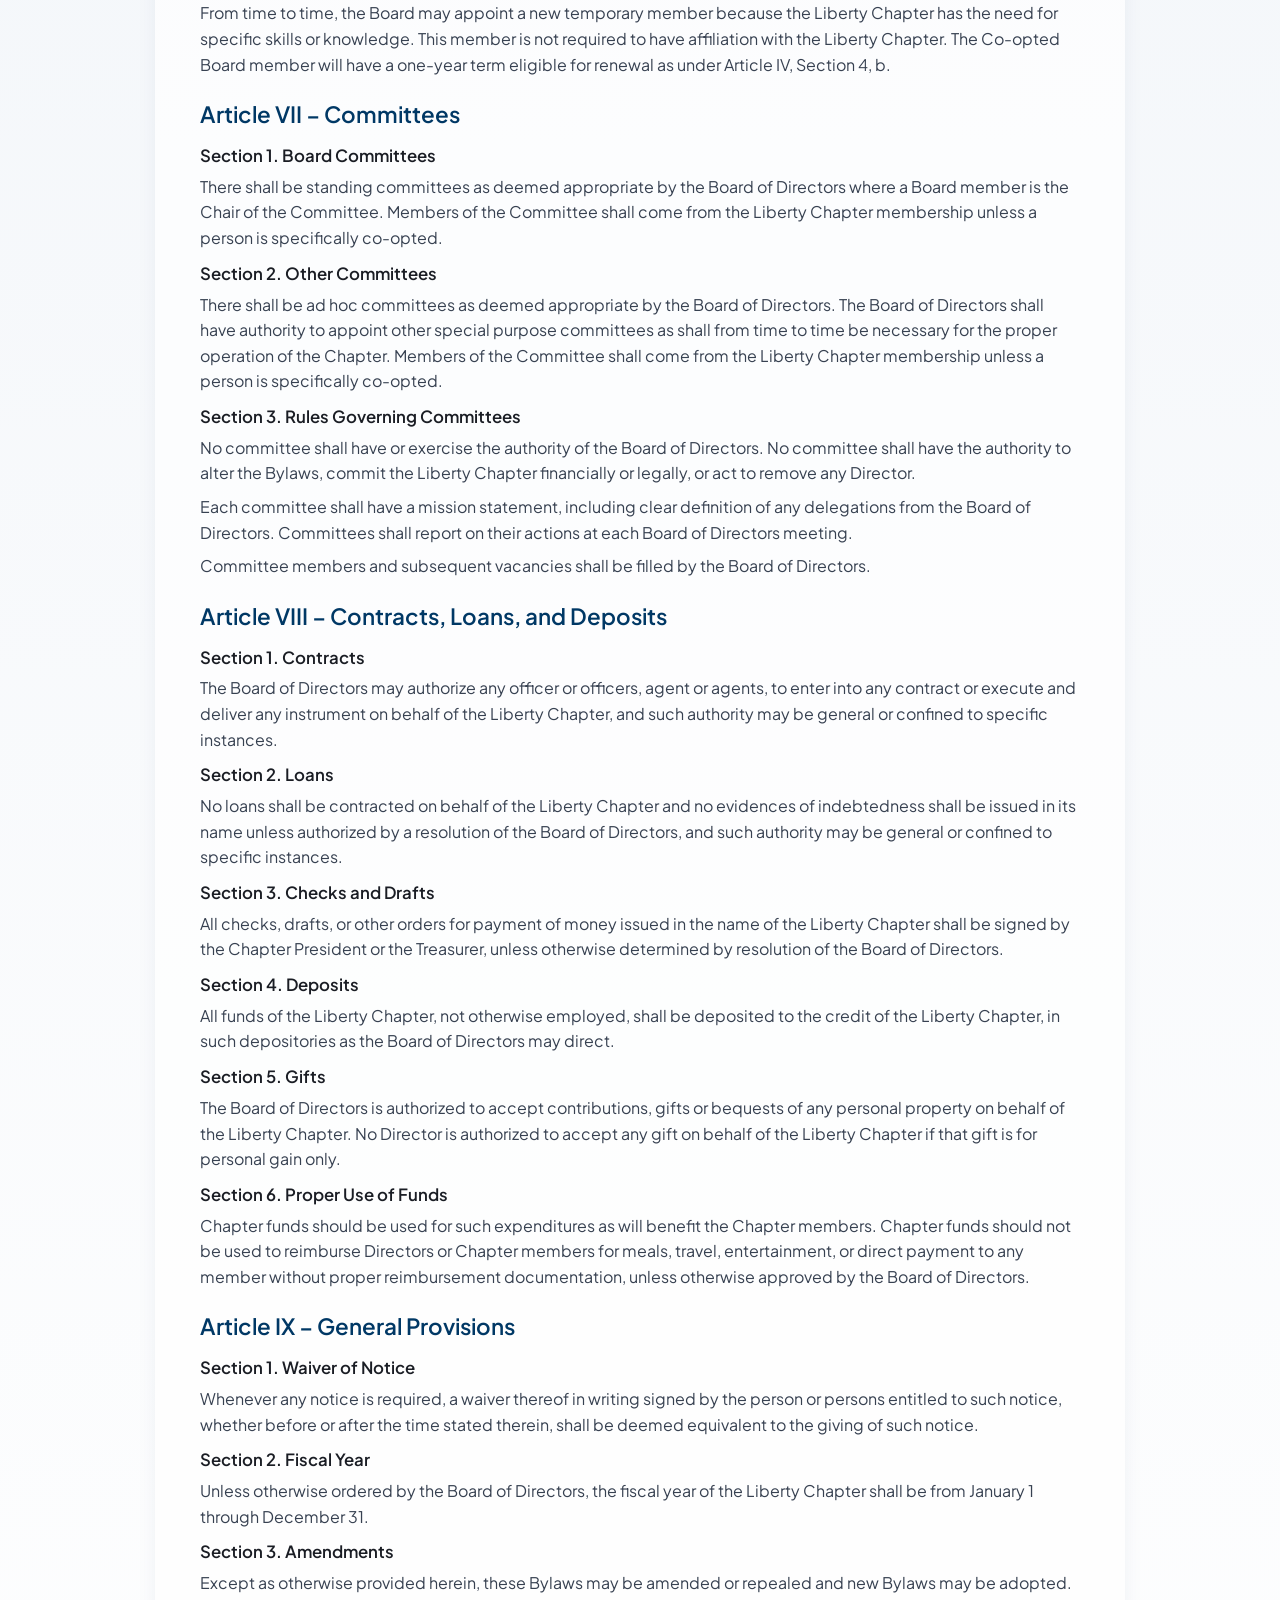
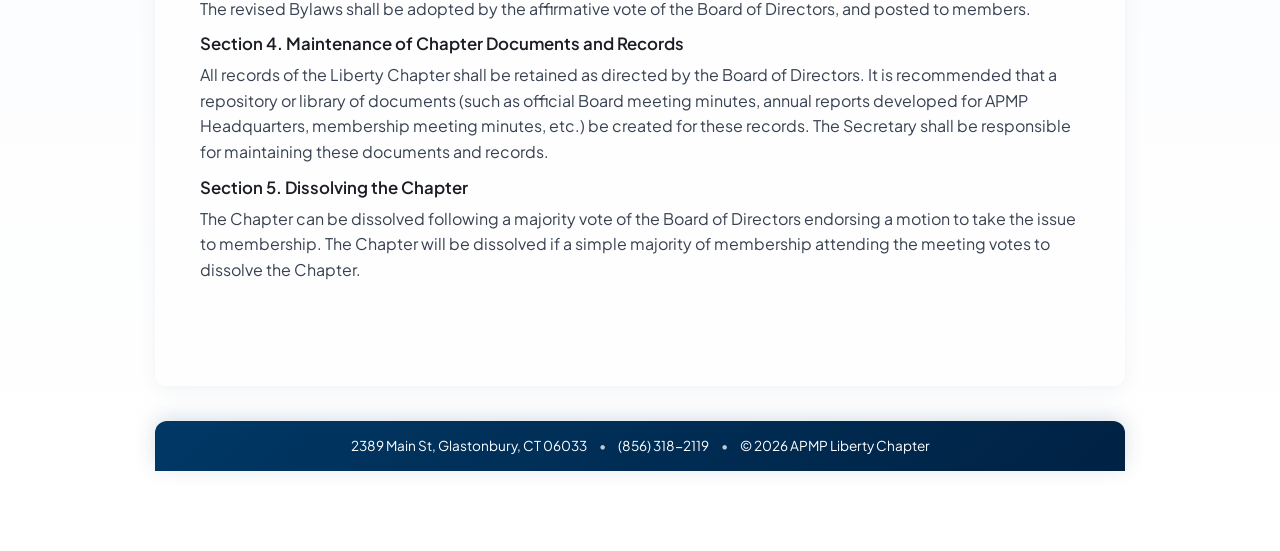
<file: bylaws.html>
<!DOCTYPE html>
<html lang="en">
<head>
  <meta charset="UTF-8" />
  <title>Chapter Bylaws – APMP Liberty Chapter</title>
  <!-- Link to the shared stylesheet -->
  <link rel="stylesheet" href="styles.css" />
</head>
<body>
  <!-- Page wrapper to center content and set a max width -->
  <div class="page">
    <!-- Header contains the logo and navigation bar -->
    <header class="site-header">
      <!-- Logo area uses the Liberty APMP logo image -->
      <div class="logo">
        <img src="LibertyAPMP-LOGO_vFINAL.png" alt="APMP Liberty Chapter logo" />
      </div>
      <!-- Navigation bar with About dropdown -->
      <nav class="nav-bar">
        <a href="index.html">Home</a>
        <!-- About item with dropdown for sub-pages -->
        <div class="nav-item nav-has-dropdown">
          <a href="about.html" class="nav-link-main">About</a>
          <div class="nav-dropdown">
            <a href="about.html">Our Vision</a>
            <a href="board.html">Board of Directors</a>
            <!-- Mark Chapter Bylaws as the active sub-page on this screen -->
            <a href="bylaws.html" class="active-subpage">Chapter Bylaws</a>
          </div>
        </div>
        <a href="events.html">Events</a>
        <a href="webinars.html">Webinars</a>
        <a href="contact.html">Contact</a>
        <a href="become-a-voice.html">Become a Voice</a>
        <a href="https://www.apmp.org/Web/Web/Membership/Join_APMP.aspx?hkey=03983fb4-1193-451e-949a-8f218b2d128f"
           target="_blank" rel="noopener noreferrer">Join APMP</a>
      </nav>
    </header>

    <!-- Main content of the Chapter Bylaws page -->
    <main>
      <section class="bylaws">
        <h1>Chapter Bylaws</h1>

        <h2>Article I − Name</h2>
        <p>
          This organization shall be known as the Liberty Chapter of the Association of Proposal Management
          Professionals (APMP&reg;), hereafter referred to as the Liberty Chapter.
        </p>
        <p>
          The Liberty Chapter will be incorporated as a 501(c)(6) of the Internal Revenue Code of 1986 as amended,
          as an association for the purposes, including but not limited to, promoting the mutual professional
          interests of proposal management professionals.
        </p>

        <h2>Article II – Liberty Chapter Membership</h2>
        <h3>Section 1. Membership Categories</h3>
        <p>
          The Chapter shall have members per the categories defined by APMP. Currently, the four categories are:
        </p>
        <ul>
          <li>Individual</li>
          <li>Corporate representative</li>
          <li>Student</li>
          <li>Retiree</li>
        </ul>
        <h3>Section 2. Member Eligibility</h3>
        <p>
          Any person or corporation who pays dues for the appropriate category to APMP, abides by all rules of the
          organization, and affiliates with the Liberty Chapter shall be eligible to participate actively in the
          Liberty Chapter in events, such as education, voting, and service on the Board.
        </p>
        <h3>Section 3. Member Profile</h3>
        <p>
          Each member shall be responsible to update their own member profile and information in the online APMP
          database indicating that they are a member of the Liberty Chapter to ensure proper distribution of dues
          from APMP to the Liberty Chapter.
        </p>

        <h2>Article III – Member Meetings</h2>
        <h3>Section 1. Regular Meetings of the Members</h3>
        <p>
          This Chapter shall generally be run virtually without any headquarters or physical locations. There will
          be a minimum of four (4) member meetings held per year. Meetings may be conducted virtually using
          technology or may take the form of onsite, face-to-face events.
        </p>
        <h3>Section 2. Special Meetings of the Members</h3>
        <p>
          Special meetings of the members may be called by three (3) members of the Board of Directors or by
          approval of not less than one-fifth of the members of the Liberty Chapter on a Petition for Meeting.
          This meeting shall be held within a month of the presentation of the Petition to the Board of Directors
          at a place or via a method designated by the Board of Directors.
        </p>
        <h3>Section 3. Notice of General or Special Membership Meetings</h3>
        <p>
          Written notice stating the place, day, hour, and agenda of any meeting of the Liberty Chapter shall be
          distributed at least two (2) weeks before the date of the meeting by the persons organizing the meeting.
          Distribution of the information shall be by whatever means is normally used by the Liberty Chapter.
        </p>
        <h3>Section 4. Quorum</h3>
        <p>
          Chapter members equivalent to at least one-fifth the number of the total Chapter membership shall
          constitute a quorum at a general membership meeting. If a quorum is not present at any meeting of the
          members, no official business votes may be taken. To pass, a business motion may be enacted by the
          approval of a simple majority of the Chapter members at the meeting.
        </p>

        <h2>Article IV − Board of Directors</h2>
        <h3>Section 1. General Powers</h3>
        <p>
          The business and affairs of the Liberty Chapter shall be managed by the Board of Directors.
        </p>
        <p>
          The Board Officers are President, Vice President, Treasurer, Secretary, Program Chair, Communications
          Chair, and Membership Chair.
        </p>
        <p>
          With the exceptions of the President, all other positions may be combined to leverage strengths and
          skills of individual officers. However, no more than two positions may be combined under one officer.
          All combinations of positions must be approved by a majority vote of the Board of Directors. In all
          cases, members of the Board will have only one vote.
        </p>
        <h3>Section 2. Other Board Positions</h3>
        <p>
          The Board of Directors may, from time to time to meet the needs of the Chapter, establish other Board
          positions, filling the positions by Board action until the next scheduled election.
        </p>
        <h3>Section 3. Meetings</h3>
        <p>
          Board meetings will be held monthly.
        </p>
        <h3>Section 4. Membership and Affiliation</h3>
        <p>
          All Directors/Officers of the Liberty Chapter shall be APMP members in good standing and shall be
          affiliated with the Liberty Chapter.
        </p>
        <h3>Section 5. Term and Election of Directors</h3>
        <p>
          Directors of the Liberty Chapter shall be elected annually by the members of record. Terms for the
          President and Vice President are two years, staggered, and terms for all other Board positions are for
          two years, running on calendar years from January through December. Nominees for the position of
          President and Vice President shall have at least one year of service on the Liberty Chapter Board to be
          eligible for that position.
        </p>
        <p>
          Elections shall be held no later than October to facilitate any transitions. Newly elected Board
          members shall be invited to attend the November and December Board meetings. There shall be no limit to
          the number of terms a Board member can serve, either consecutively or cumulatively.
        </p>
        <p>
          The Chapter Vice President will coordinate Director elections. Director nominees shall be made and
          sought from the general membership and the Board. The Chapter Vice President shall receive nominations
          in written form (email or hardcopy), contact the nominees to confirm that the person is willing to
          serve, and provide a list of willing nominees to the Board members at least one week before actual
          elections.
        </p>
        <p>
          To be eligible for election, nominees must complete a form stating how they can benefit the Liberty
          Chapter and that they intend to serve for the full term. Voting may occur electronically. A simple
          majority vote for one person running for each Officer position is all that is necessary to win. Only
          current APMP members affiliated with the Liberty Chapter and in good standing may vote.
        </p>
        <h3>Section 6. Removal</h3>
        <p>
          Directors may be removed from office by a vote of two-thirds of the members of the Board of Directors
          or by a vote of two-thirds of the Members. Any Director who misses three (3) consecutive Board of
          Directors meetings shall be automatically removed unless those absences are set aside by the Board.
        </p>
        <h3>Section 7. Resignation</h3>
        <p>
          Any Director may resign at any time by giving written notice to the Chapter President. Such resignation
          shall take effect on the date specified therein.
        </p>
        <p>
          The Board will attempt to replace that Director by nominating any Liberty Chapter member and by an
          approval vote of two-thirds of those remaining Directors. The term of the new Director shall be for the
          remainder of the one-year term.
        </p>
        <p>
          If the Board is unable to replace that Director before the term expires, the position will be filled at
          the next election. Duties of the vacant Director’s position may be assumed by another Director pursuant
          to Article IV, Section 1.
        </p>
        <h3>Section 8. Compensation</h3>
        <p>
          The Board of Directors may compensate expenses incurred by the Directors for their services as such and
          may provide for payment of all expenses incurred by the Directors in attending regular or special
          meetings of the Board. Proper documentation of expenditures is required for reimbursement. No Director
          shall receive compensation for duties as a Board member of the Liberty Chapter.
        </p>

        <h2>Article V − Board of Directors Meetings</h2>
        <h3>Section 1. Regular Meetings</h3>
        <p>
          The Board of Directors will meet monthly, but not fewer than four (4) meetings each year.
        </p>
        <h3>Section 2. Special Meetings</h3>
        <p>
          Special meetings of the Board of Directors may be called by or at the request of the Chapter President
          or any two (2) Directors.
        </p>
        <h3>Section 3. Notice of Meetings</h3>
        <p>
          Regular meetings of the Board of Directors may be held without notice to the membership. The person or
          persons calling a special meeting of the Board of Directors shall, at least two (2) days before the
          meeting, give notice thereof by any usual means of communication.
        </p>
        <h3>Section 4. Quorum</h3>
        <p>
          A majority of the Directors fixed by these Bylaws shall constitute a quorum for the transaction of
          business at any meeting of the Board of Directors.
        </p>
        <h3>Section 5. Manner of Acting</h3>
        <p>
          Except as otherwise provided in this Section, the act of the majority of the Directors present at a
          meeting at which a quorum is present shall be the act of the Board of Directors.
        </p>
        <h3>Section 6. Information Action by Directors</h3>
        <p>
          Action taken by a majority of the Directors without a meeting is nevertheless Board action, if written
          consent to the action in question is signed by all the Directors and filed with the minutes of the
          proceedings of the Board. The written consent can be done before or after the action is taken.
        </p>

        <h2>Article VI – Board of Directors Position Descriptions</h2>
        <h3>Section 1</h3>
        <p>
          Detailed position descriptions will be established and maintained by the Board of Directors. The
          position descriptions may be modified by the Board of Directors as may be required from time to time.
        </p>
        <h3>Section 2. President</h3>
        <p>
          The President shall be the principal Executive Officer of the Liberty Chapter. The President shall be
          subject to the control of the Board of Directors and shall supervise and control the management of the
          Liberty Chapter in accordance with these Bylaws.
        </p>
        <p>
          The President shall have signature authority for all Liberty Chapter signoffs except those requiring
          either co-signature or Board of Directors approval as indicated in these Bylaws. The President may not
          hold the office of Treasurer of the Liberty Chapter.
        </p>
        <h3>Section 3. Vice President</h3>
        <p>
          The Vice President shall, in the absence or disability of the President, perform the duties and exercise
          the powers of that office. In addition, the Vice President shall perform such other duties and have such
          other powers as the Board of Directors prescribes.
        </p>
        <h3>Section 4. Secretary</h3>
        <p>
          The Secretary shall keep accurate records of the acts and proceedings of all meetings of Directors.
          Minutes distributed by the Secretary should include the date and place of the meeting, a list of who
          attended, a summary of the significant discussions, and any follow-up actions required. The minutes are
          distributed to the Directors and a final version becomes part of the permanent record.
        </p>
        <h3>Section 5. Treasurer</h3>
        <p>
          The Treasurer is responsible for all fiscal activities of the Liberty Chapter, including approving all
          Chapter expenses together with the President, paying all received invoices, preparing invoices for funds
          due the Chapter, preparing reports and required forms, depositing all money received into the Chapter
          bank account, and verifying the accuracy/validity of all transactions.
        </p>
        <h3>Section 6. Program Chair</h3>
        <p>
          The Program Chair shall be responsible for overseeing the professional development programs benefitting
          the Liberty Chapter members and assisting the Board of Directors in developing new programs.
        </p>
        <h3>Section 7. Membership Chair</h3>
        <p>
          The Membership Chair shall be responsible for tracking members and demographic distributions,
          coordinating recruiting efforts of new members and retention of existing members, and reporting on
          membership statistics.
        </p>
        <h3>Section 8. Communications Chair</h3>
        <p>
          The Communications Chair shall lead and coordinate all external and internal communications.
        </p>
        <h3>Section 9. Co-opted Board Members</h3>
        <p>
          From time to time, the Board may appoint a new temporary member because the Liberty Chapter has the
          need for specific skills or knowledge. This member is not required to have affiliation with the Liberty
          Chapter. The Co-opted Board member will have a one-year term eligible for renewal as under Article IV,
          Section 4, b.
        </p>

        <h2>Article VII − Committees</h2>
        <h3>Section 1. Board Committees</h3>
        <p>
          There shall be standing committees as deemed appropriate by the Board of Directors where a Board member
          is the Chair of the Committee. Members of the Committee shall come from the Liberty Chapter membership
          unless a person is specifically co-opted.
        </p>
        <h3>Section 2. Other Committees</h3>
        <p>
          There shall be ad hoc committees as deemed appropriate by the Board of Directors. The Board of Directors
          shall have authority to appoint other special purpose committees as shall from time to time be necessary
          for the proper operation of the Chapter. Members of the Committee shall come from the Liberty Chapter
          membership unless a person is specifically co-opted.
        </p>
        <h3>Section 3. Rules Governing Committees</h3>
        <p>
          No committee shall have or exercise the authority of the Board of Directors. No committee shall have the
          authority to alter the Bylaws, commit the Liberty Chapter financially or legally, or act to remove any
          Director.
        </p>
        <p>
          Each committee shall have a mission statement, including clear definition of any delegations from the
          Board of Directors. Committees shall report on their actions at each Board of Directors meeting.
        </p>
        <p>
          Committee members and subsequent vacancies shall be filled by the Board of Directors.
        </p>

        <h2>Article VIII − Contracts, Loans, and Deposits</h2>
        <h3>Section 1. Contracts</h3>
        <p>
          The Board of Directors may authorize any officer or officers, agent or agents, to enter into any
          contract or execute and deliver any instrument on behalf of the Liberty Chapter, and such authority may
          be general or confined to specific instances.
        </p>
        <h3>Section 2. Loans</h3>
        <p>
          No loans shall be contracted on behalf of the Liberty Chapter and no evidences of indebtedness shall be
          issued in its name unless authorized by a resolution of the Board of Directors, and such authority may
          be general or confined to specific instances.
        </p>
        <h3>Section 3. Checks and Drafts</h3>
        <p>
          All checks, drafts, or other orders for payment of money issued in the name of the Liberty Chapter shall
          be signed by the Chapter President or the Treasurer, unless otherwise determined by resolution of the
          Board of Directors.
        </p>
        <h3>Section 4. Deposits</h3>
        <p>
          All funds of the Liberty Chapter, not otherwise employed, shall be deposited to the credit of the
          Liberty Chapter, in such depositories as the Board of Directors may direct.
        </p>
        <h3>Section 5. Gifts</h3>
        <p>
          The Board of Directors is authorized to accept contributions, gifts or bequests of any personal property
          on behalf of the Liberty Chapter. No Director is authorized to accept any gift on behalf of the Liberty
          Chapter if that gift is for personal gain only.
        </p>
        <h3>Section 6. Proper Use of Funds</h3>
        <p>
          Chapter funds should be used for such expenditures as will benefit the Chapter members. Chapter funds
          should not be used to reimburse Directors or Chapter members for meals, travel, entertainment, or direct
          payment to any member without proper reimbursement documentation, unless otherwise approved by the Board
          of Directors.
        </p>

        <h2>Article IX − General Provisions</h2>
        <h3>Section 1. Waiver of Notice</h3>
        <p>
          Whenever any notice is required, a waiver thereof in writing signed by the person or persons entitled to
          such notice, whether before or after the time stated therein, shall be deemed equivalent to the giving
          of such notice.
        </p>
        <h3>Section 2. Fiscal Year</h3>
        <p>
          Unless otherwise ordered by the Board of Directors, the fiscal year of the Liberty Chapter shall be from
          January 1 through December 31.
        </p>
        <h3>Section 3. Amendments</h3>
        <p>
          Except as otherwise provided herein, these Bylaws may be amended or repealed and new Bylaws may be
          adopted. The revised Bylaws shall be adopted by the affirmative vote of the Board of Directors, and
          posted to members.
        </p>
        <h3>Section 4. Maintenance of Chapter Documents and Records</h3>
        <p>
          All records of the Liberty Chapter shall be retained as directed by the Board of Directors. It is
          recommended that a repository or library of documents (such as official Board meeting minutes, annual
          reports developed for APMP Headquarters, membership meeting minutes, etc.) be created for these records.
          The Secretary shall be responsible for maintaining these documents and records.
        </p>
        <h3>Section 5. Dissolving the Chapter</h3>
        <p>
          The Chapter can be dissolved following a majority vote of the Board of Directors endorsing a motion to
          take the issue to membership. The Chapter will be dissolved if a simple majority of membership attending
          the meeting votes to dissolve the Chapter.
        </p>
      </section>
    </main>

    <!-- Shared footer with chapter info and contact details -->
    <footer class="site-footer">
      <div class="footer-inner">
        <span class="footer-address">
          2389 Main St, Glastonbury, CT 06033
        </span>
        <span class="footer-separator">•</span>
        <span class="footer-phone">
          (856) 318-2119
        </span>
        <span class="footer-separator">•</span>
        <span class="footer-copy">
          &copy; 2026 APMP Liberty Chapter
        </span>
      </div>
    </footer>
  </div>

  <!-- JavaScript is shared, but will safely do nothing on this page -->
  <script src="script.js"></script>
</body>
</html>
</file>
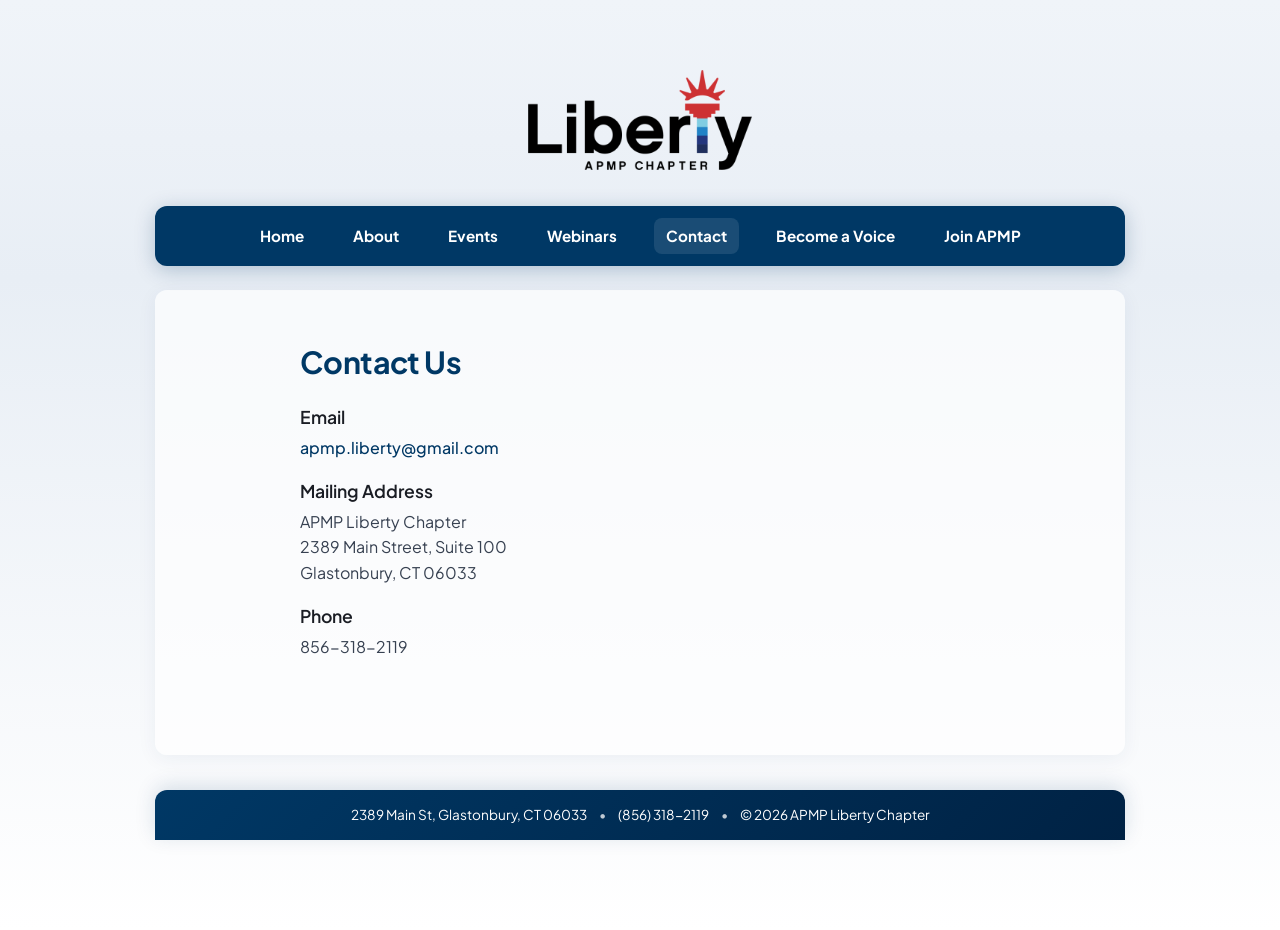
<file: contact.html>
<!DOCTYPE html>
<html lang="en">
<head>
  <meta charset="UTF-8" />
  <title>Contact Us – APMP Liberty Chapter</title>
  <!-- Link to the shared stylesheet -->
  <link rel="stylesheet" href="styles.css" />
</head>
<body>
  <!-- Page wrapper to center content and set a max width -->
  <div class="page">
    <!-- Header contains the logo and navigation bar -->
    <header class="site-header">
      <!-- Logo area uses the Liberty APMP logo image -->
      <div class="logo">
        <img src="LibertyAPMP-LOGO_vFINAL.png" alt="APMP Liberty Chapter logo" />
      </div>
      <!-- Navigation bar with About dropdown -->
      <nav class="nav-bar">
        <a href="index.html">Home</a>
        <!-- About item with dropdown for sub-pages -->
        <div class="nav-item nav-has-dropdown">
          <a href="about.html" class="nav-link-main">About</a>
          <div class="nav-dropdown">
            <a href="about.html">Our Vision</a>
            <a href="board.html">Board of Directors</a>
            <a href="bylaws.html">Chapter Bylaws</a>
          </div>
        </div>
        <a href="events.html">Events</a>
        <a href="webinars.html">Webinars</a>
        <a href="contact.html" class="active-subpage">Contact</a>
        <a href="become-a-voice.html">Become a Voice</a>
        <a href="https://www.apmp.org/Web/Web/Membership/Join_APMP.aspx?hkey=03983fb4-1193-451e-949a-8f218b2d128f"
           target="_blank" rel="noopener noreferrer">Join APMP</a>
      </nav>
    </header>

    <!-- Main content of the Contact page -->
    <main>
      <section class="contact-hero">
        <h1>Contact Us</h1>

        <div class="contact-block">
          <h2>Email</h2>
          <p><a href="mailto:apmp.liberty@gmail.com">apmp.liberty@gmail.com</a></p>
        </div>

        <div class="contact-block">
          <h2>Mailing Address</h2>
          <p>APMP Liberty Chapter<br />
             2389 Main Street, Suite 100<br />
             Glastonbury, CT 06033
          </p>
        </div>

        <div class="contact-block">
          <h2>Phone</h2>
          <p>856-318-2119</p>
        </div>
      </section>
    </main>

    <!-- Shared footer with chapter info and contact details -->
    <footer class="site-footer">
      <div class="footer-inner">
        <span class="footer-address">
          2389 Main St, Glastonbury, CT 06033
        </span>
        <span class="footer-separator">•</span>
        <span class="footer-phone">
          (856) 318-2119
        </span>
        <span class="footer-separator">•</span>
        <span class="footer-copy">
          &copy; 2026 APMP Liberty Chapter
        </span>
      </div>
    </footer>
  </div>

  <!-- JavaScript is shared, but will safely do nothing on this page -->
  <script src="script.js"></script>
</body>
</html>
</file>
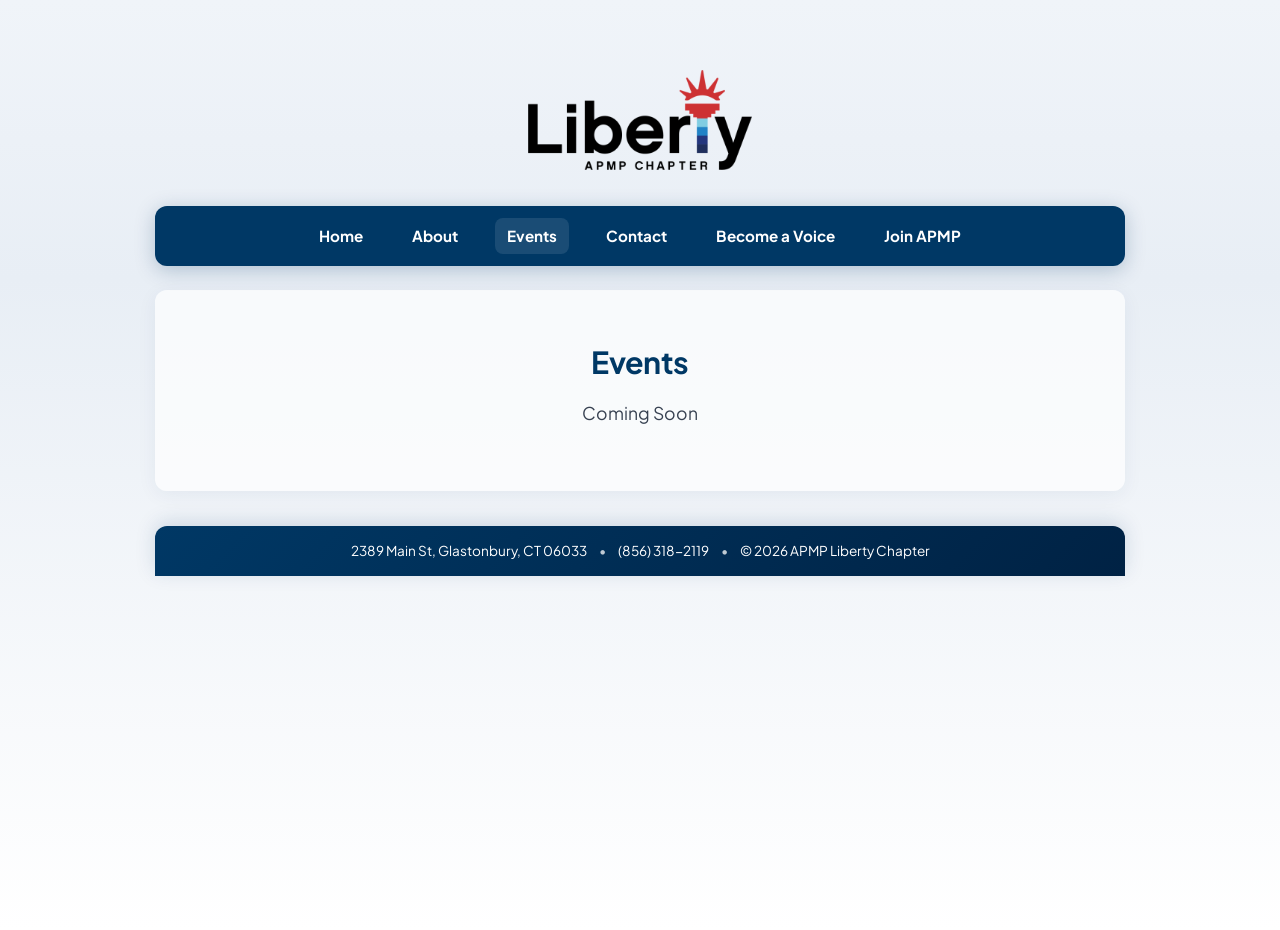
<file: events.html>
<!DOCTYPE html>
<html lang="en">
<head>
  <meta charset="UTF-8" />
  <title>Events – APMP Liberty Chapter</title>
  <!-- Link to the shared stylesheet -->
  <link rel="stylesheet" href="styles.css" />
</head>
<body>
  <!-- Page wrapper to center content and set a max width -->
  <div class="page">
    <!-- Header contains the logo and navigation bar -->
    <header class="site-header">
      <!-- Logo area uses the Liberty APMP logo image -->
      <div class="logo">
        <img src="LibertyAPMP-LOGO_vFINAL.png" alt="APMP Liberty Chapter logo" />
      </div>
      <!-- Navigation bar with About dropdown -->
      <nav class="nav-bar">
        <a href="index.html">Home</a>
        <!-- About item with dropdown for sub-pages -->
        <div class="nav-item nav-has-dropdown">
          <a href="about.html" class="nav-link-main">About</a>
          <div class="nav-dropdown">
            <a href="about.html">Our Vision</a>
            <a href="board.html">Board of Directors</a>
            <a href="bylaws.html">Chapter Bylaws</a>
          </div>
        </div>
        <a href="events.html" class="active-subpage">Events</a>
        <a href="contact.html">Contact</a>
        <a href="become-a-voice.html">Become a Voice</a>
        <a href="https://www.apmp.org/Web/Web/Membership/Join_APMP.aspx?hkey=03983fb4-1193-451e-949a-8f218b2d128f"
           target="_blank" rel="noopener noreferrer">Join APMP</a>
      </nav>
    </header>

    <!-- Main content of the Events page -->
    <main>
      <section class="events-hero">
        <h1>Events</h1>
        <p>Coming Soon</p>
      </section>
    </main>

    <!-- Shared footer with chapter info and contact details -->
    <footer class="site-footer">
      <div class="footer-inner">
        <span class="footer-address">
          2389 Main St, Glastonbury, CT 06033
        </span>
        <span class="footer-separator">•</span>
        <span class="footer-phone">
          (856) 318-2119
        </span>
        <span class="footer-separator">•</span>
        <span class="footer-copy">
          &copy; 2026 APMP Liberty Chapter
        </span>
      </div>
    </footer>
  </div>

  <!-- JavaScript is shared, but will safely do nothing on this page -->
  <script src="script.js"></script>
</body>
</html>
</file>
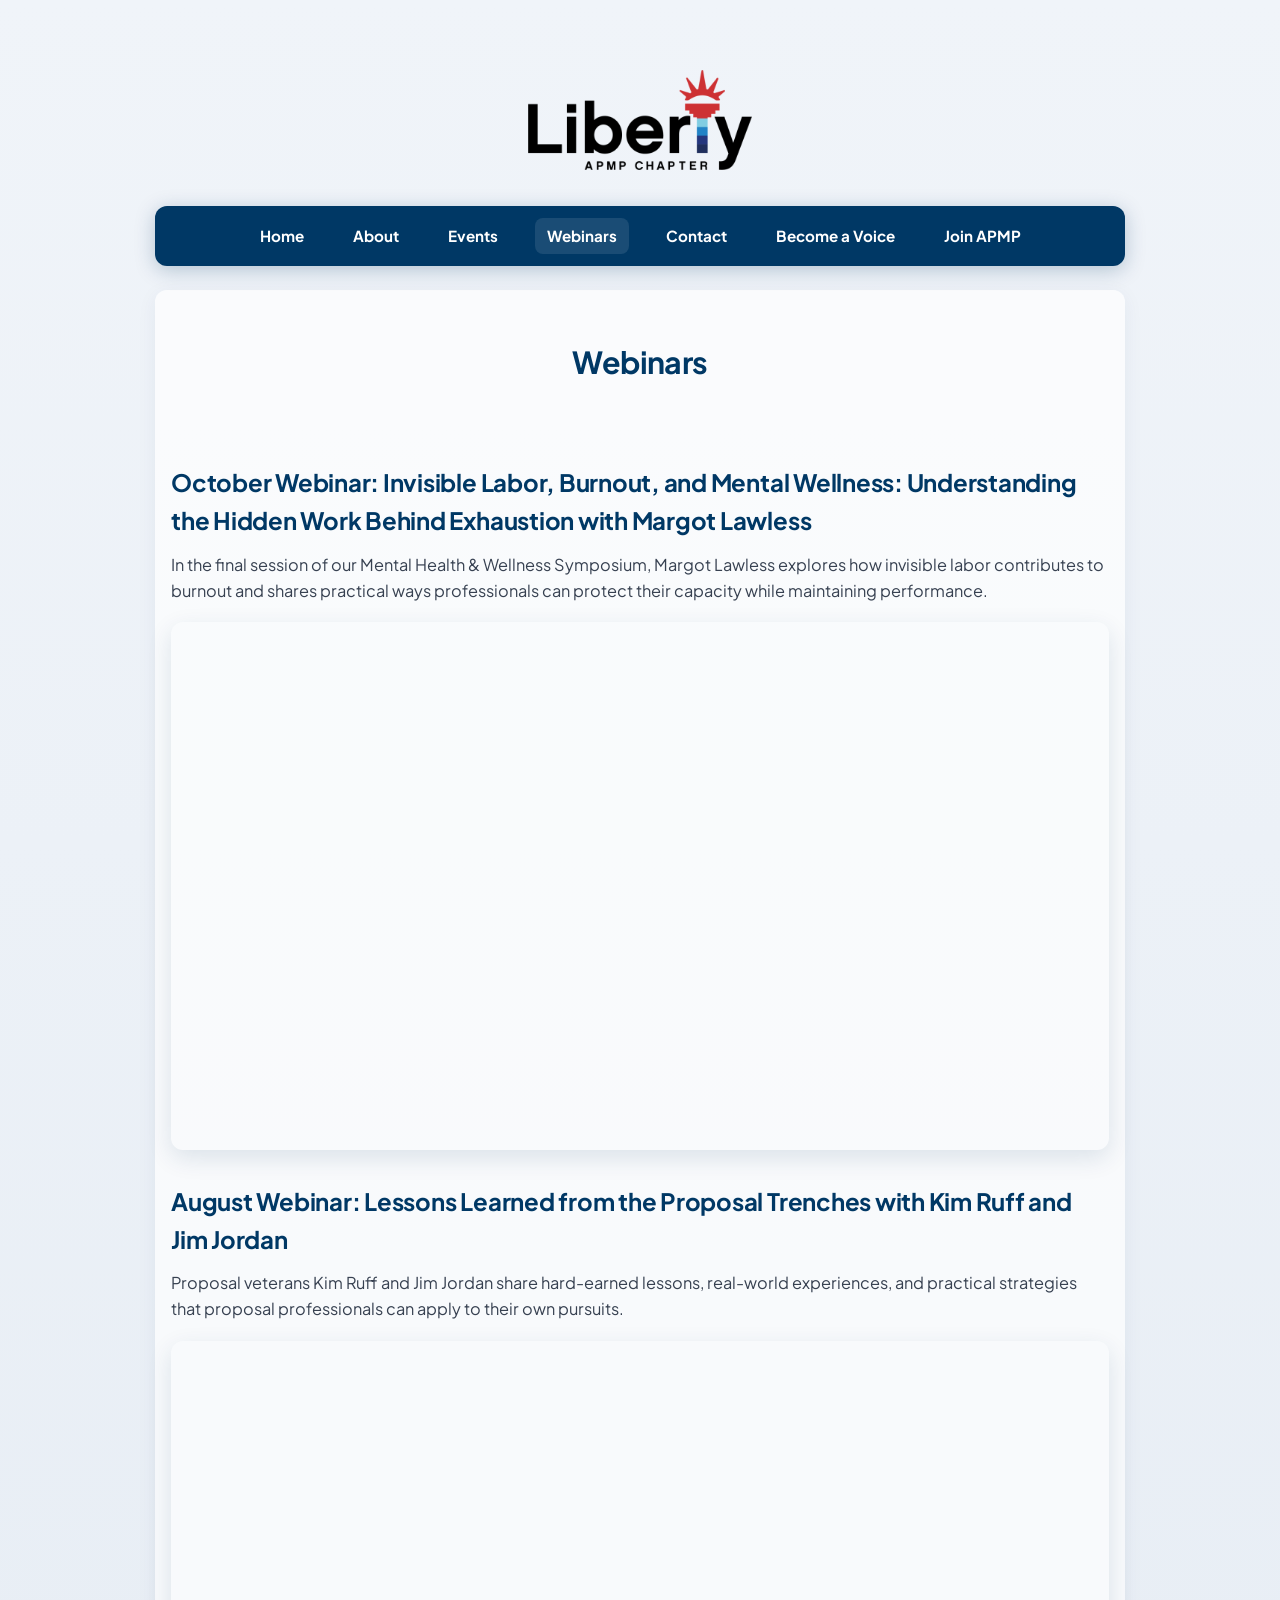
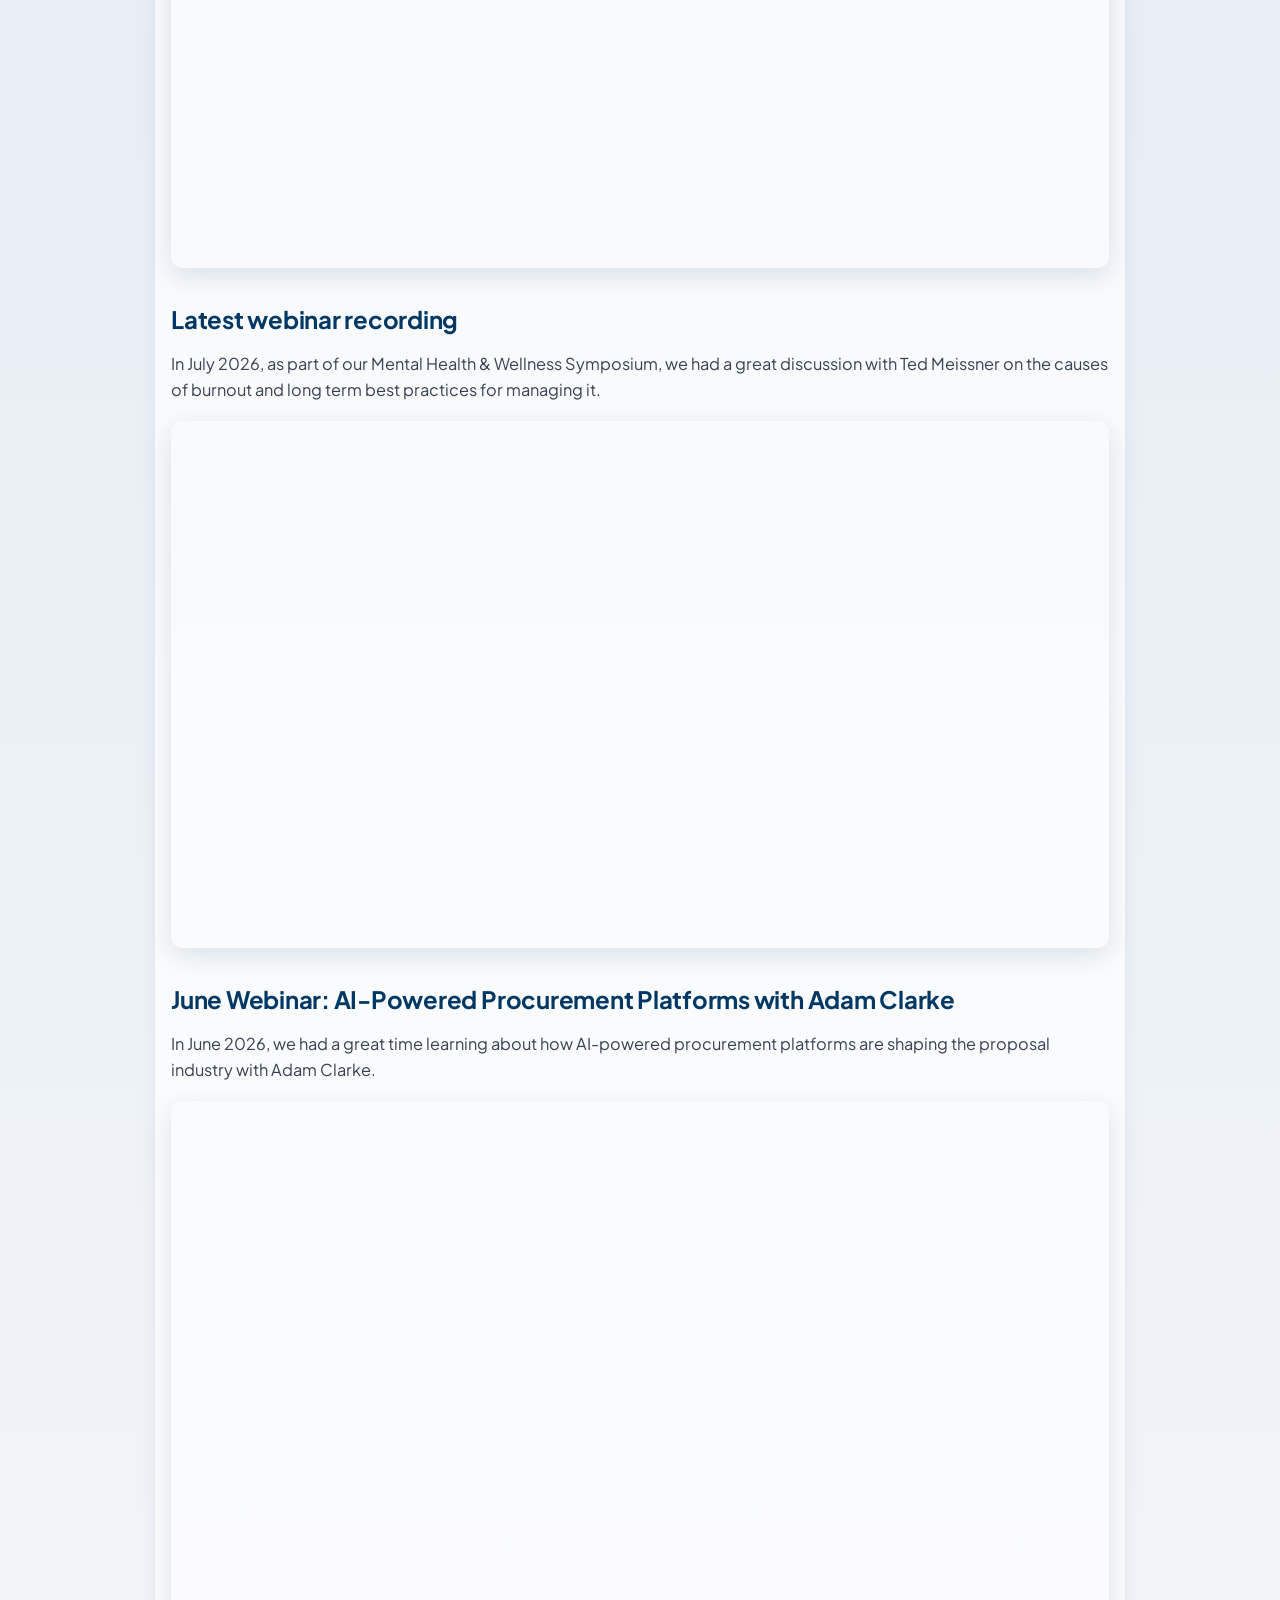
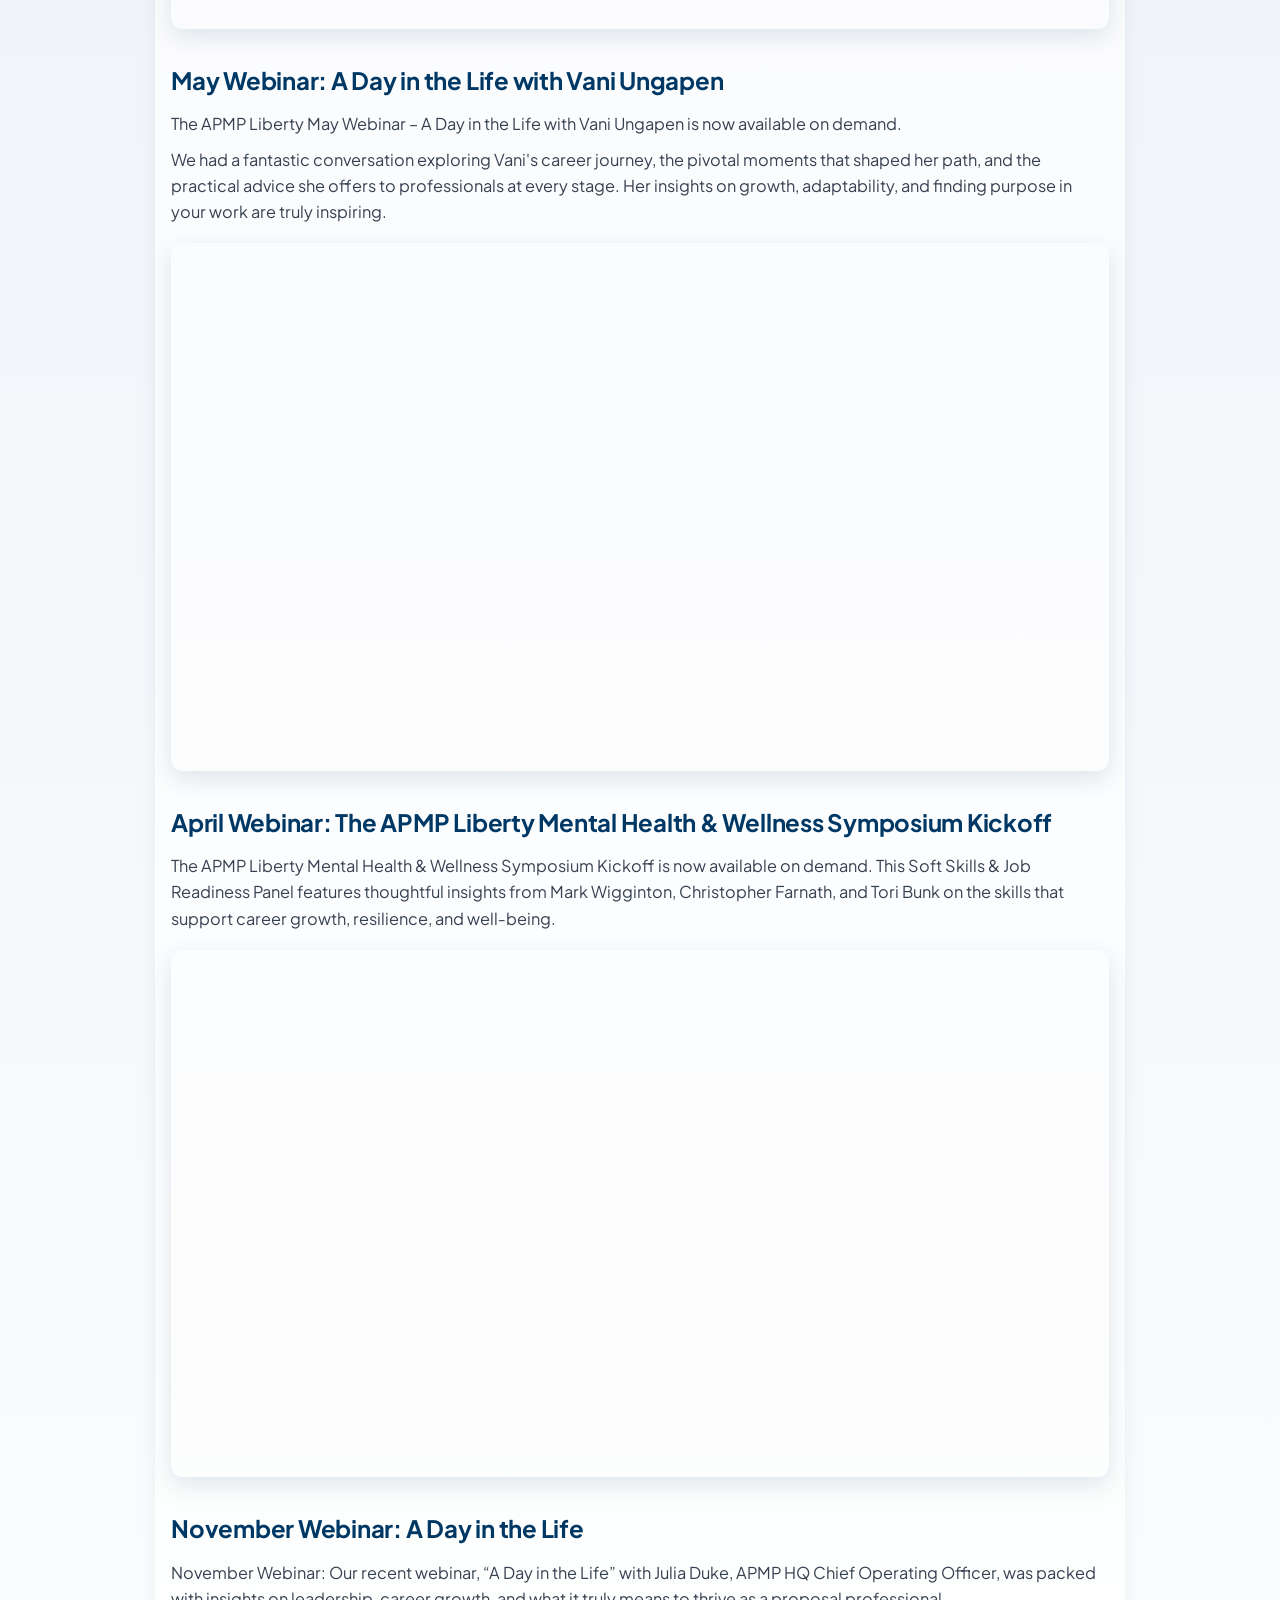
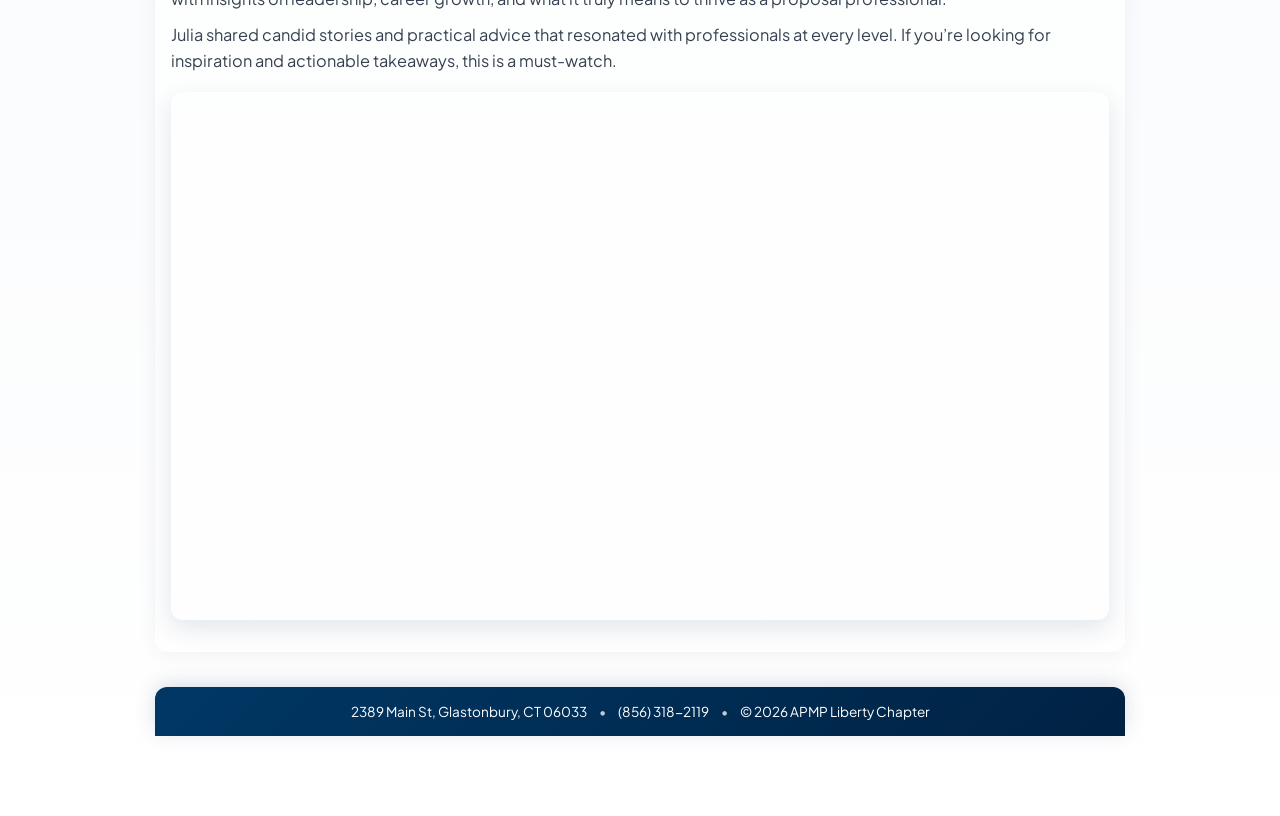
<file: webinars.html>
<!DOCTYPE html>
<html lang="en">
<head>
  <meta charset="UTF-8" />
  <title>Webinars – APMP Liberty Chapter</title>
  <link rel="stylesheet" href="styles.css" />
</head>
<body>
  <div class="page">
    <header class="site-header">
      <div class="logo">
        <img src="LibertyAPMP-LOGO_vFINAL.png" alt="APMP Liberty Chapter logo" />
      </div>
      <nav class="nav-bar">
        <a href="index.html">Home</a>
        <div class="nav-item nav-has-dropdown">
          <a href="about.html" class="nav-link-main">About</a>
          <div class="nav-dropdown">
            <a href="about.html">Our Vision</a>
            <a href="board.html">Board of Directors</a>
            <a href="bylaws.html">Chapter Bylaws</a>
          </div>
        </div>
        <a href="events.html">Events</a>
        <a href="webinars.html" class="active-subpage">Webinars</a>
        <a href="contact.html">Contact</a>
        <a href="become-a-voice.html">Become a Voice</a>
        <a href="https://www.apmp.org/Web/Web/Membership/Join_APMP.aspx?hkey=03983fb4-1193-451e-949a-8f218b2d128f"
           target="_blank" rel="noopener noreferrer">Join APMP</a>
      </nav>
    </header>

    <main>
      <section class="events-hero">
        <h1>Webinars</h1>
      </section>

      <section class="webinar-section">
        <h2>October Webinar: Invisible Labor, Burnout, and Mental Wellness: Understanding the Hidden Work Behind Exhaustion with Margot Lawless</h2>
        <p>
          In the final session of our Mental Health & Wellness Symposium, Margot Lawless explores how invisible labor contributes to burnout and shares practical ways professionals can protect their capacity while maintaining performance.
        </p>
        <div class="webinar-video">
          <iframe
            src="https://www.youtube.com/embed/JD9wCClyo4M"
            title="October Webinar: Invisible Labor, Burnout, and Mental Wellness with Margot Lawless"
            frameborder="0"
            allow="accelerometer; autoplay; clipboard-write; encrypted-media; gyroscope; picture-in-picture; web-share"
            allowfullscreen
          ></iframe>
        </div>
      </section>

      <section class="webinar-section">
        <h2>August Webinar: Lessons Learned from the Proposal Trenches with Kim Ruff and Jim Jordan</h2>
        <p>
          Proposal veterans Kim Ruff and Jim Jordan share hard-earned lessons, real-world experiences, and practical strategies that proposal professionals can apply to their own pursuits.
        </p>
        <div class="webinar-video">
          <iframe
            src="https://www.youtube.com/embed/MPLUbgbsrDU"
            title="August Webinar: Lessons Learned from the Proposal Trenches with Kim Ruff and Jim Jordan"
            frameborder="0"
            allow="accelerometer; autoplay; clipboard-write; encrypted-media; gyroscope; picture-in-picture; web-share"
            allowfullscreen
          ></iframe>
        </div>
      </section>

      <section class="webinar-section">
        <h2>Latest webinar recording</h2>
        <p>
          In July 2026, as part of our Mental Health & Wellness Symposium, we had a great discussion with Ted Meissner on the causes of burnout and long term best practices for managing it.
        </p>
        <div class="webinar-video">
          <iframe
            src="https://www.youtube.com/embed/K3ZjPHM8cdw"
            title="APMP Liberty July webinar with Ted Meissner"
            frameborder="0"
            allow="accelerometer; autoplay; clipboard-write; encrypted-media; gyroscope; picture-in-picture; web-share"
            allowfullscreen
          ></iframe>
        </div>
      </section>

      <section class="webinar-section">
        <h2>June Webinar: AI-Powered Procurement Platforms with Adam Clarke</h2>
        <p>
          In June 2026, we had a great time learning about how AI-powered procurement platforms are shaping the proposal industry with Adam Clarke.
        </p>
        <div class="webinar-video">
          <iframe
            src="https://www.youtube.com/embed/KyhHOn3j_Lw"
            title="APMP Liberty June webinar with Adam Clarke"
            frameborder="0"
            allow="accelerometer; autoplay; clipboard-write; encrypted-media; gyroscope; picture-in-picture; web-share"
            allowfullscreen
          ></iframe>
        </div>
      </section>

      <section class="webinar-section">
        <h2>May Webinar: A Day in the Life with Vani Ungapen</h2>
        <p>
          The APMP Liberty May Webinar – A Day in the Life with Vani Ungapen is now available on demand.
        </p>
        <p>
          We had a fantastic conversation exploring Vani's career journey, the pivotal moments that shaped her path, and the practical advice she offers to professionals at every stage. Her insights on growth, adaptability, and finding purpose in your work are truly inspiring.
        </p>
        <div class="webinar-video">
          <iframe
            src="https://www.youtube.com/embed/RW2nRIlw1n4"
            title="APMP Liberty May webinar with Vani Ungapen"
            frameborder="0"
            allow="accelerometer; autoplay; clipboard-write; encrypted-media; gyroscope; picture-in-picture; web-share"
            allowfullscreen
          ></iframe>
        </div>
      </section>

      <section class="webinar-section">
        <h2>April Webinar: The APMP Liberty Mental Health & Wellness Symposium Kickoff</h2>
        <p>
          The APMP Liberty Mental Health & Wellness Symposium Kickoff is now available on demand. This Soft Skills & Job Readiness Panel features thoughtful insights from Mark Wigginton, Christopher Farnath, and Tori Bunk on the skills that support career growth, resilience, and well‑being.
        </p>
        <div class="webinar-video">
          <iframe
            src="https://www.youtube.com/embed/i2tfemX4JQE"
            title="APMP Liberty Mental Health and Wellness Symposium Kickoff webinar"
            frameborder="0"
            allow="accelerometer; autoplay; clipboard-write; encrypted-media; gyroscope; picture-in-picture; web-share"
            allowfullscreen
          ></iframe>
        </div>
      </section>

      <section class="webinar-section">
        <h2>November Webinar: A Day in the Life</h2>
        <p>
          November Webinar: Our recent webinar, “A Day in the Life” with Julia Duke, APMP HQ Chief Operating
          Officer, was packed with insights on leadership, career growth, and what it truly means to thrive as a
          proposal professional.
        </p>
        <p>
          Julia shared candid stories and practical advice that resonated with professionals at every level.
          If you’re looking for inspiration and actionable takeaways, this is a must-watch.
        </p>
        <div class="webinar-video">
          <iframe
            src="https://www.youtube.com/embed/dozVmzxkeXg"
            title="APMP Liberty – A Day in the Life webinar with Julia Duke"
            frameborder="0"
            allow="accelerometer; autoplay; clipboard-write; encrypted-media; gyroscope; picture-in-picture; web-share"
            allowfullscreen
          ></iframe>
        </div>
      </section>
    </main>

    <footer class="site-footer">
      <div class="footer-inner">
        <span class="footer-address">
          2389 Main St, Glastonbury, CT 06033
        </span>
        <span class="footer-separator">•</span>
        <span class="footer-phone">
          (856) 318-2119
        </span>
        <span class="footer-separator">•</span>
        <span class="footer-copy">
          &copy; 2026 APMP Liberty Chapter
        </span>
      </div>
    </footer>
  </div>

  <script src="script.js"></script>
</body>
</html>
</file>
<file: styles.css>
/*
  APMP Liberty Chapter – Cosmetic styling inspired by modern Lovable-style polish.
  Structure and content unchanged; logo and features preserved.
*/
@import url('https://fonts.googleapis.com/css2?family=Plus+Jakarta+Sans:wght@400;500;600;700&display=swap');

/* Basic reset and global styles */
* {
  box-sizing: border-box;
  margin: 0;
  padding: 0;
}

body {
  font-family: 'Plus Jakarta Sans', -apple-system, BlinkMacSystemFont, 'Segoe UI', sans-serif;
  line-height: 1.6;
  color: #1a1d24;
  background: linear-gradient(180deg, #f0f4f9 0%, #e8eef5 30%, #ffffff 100%);
  min-height: 100vh;
}

/*
  Page wrapper to keep content centered and narrow enough for readability.
*/
.page {
  max-width: 1000px;
  margin: 16px auto 32px;
  padding: 16px 12px 32px;
}

/*
  Header with logo and navigation bar.
  Mobile-first: stack items vertically by default.
*/
.site-header {
  display: flex;
  flex-direction: column;
  align-items: center;
  gap: 16px;
  margin-bottom: 24px;
}

/* Logo area – prominent, no border; our logo stays central. */
.logo {
  padding: 20px 30px;
  min-width: 120px;
  background-color: transparent;
  display: flex;
  align-items: center;
  justify-content: center;
}

.logo img {
  max-width: 100%;
  max-height: 80px;
  height: auto;
  display: block;
  margin: 0 auto;
}

/*
  Navigation bar – dark blue, bold white text, full width to match content below.
*/
.nav-bar {
  width: 100%;
  align-self: stretch;
  flex: 0 0 auto;
  border: none;
  padding: 12px 20px;
  display: flex;
  justify-content: center;
  align-items: center;
  gap: 16px;
  flex-wrap: wrap;
  background: #003865;
  border-radius: 12px;
  box-shadow: 0 4px 20px rgba(0, 56, 101, 0.25);
}

.nav-bar a {
  text-decoration: none;
  color: #ffffff;
  font-weight: 700;
  font-size: 0.95rem;
  padding: 6px 12px;
  border-radius: 8px;
  transition: color 0.2s ease, background-color 0.2s ease;
}

.nav-item {
  position: relative;
  display: inline-flex;
  align-items: center;
}

.nav-item > a {
  text-decoration: none;
  color: #ffffff;
  font-weight: 700;
  font-size: 0.95rem;
  padding: 6px 12px;
  border-radius: 8px;
  transition: color 0.2s ease, background-color 0.2s ease;
}

/* Dropdown panel – dark blue to match nav, white text */
.nav-dropdown {
  position: absolute;
  top: 100%;
  left: 0;
  margin-top: 8px;
  min-width: 200px;
  background: #003865;
  border: none;
  border-radius: 12px;
  box-shadow: 0 8px 24px rgba(0, 0, 0, 0.2);
  display: none;
  flex-direction: column;
  z-index: 10;
  overflow: hidden;
}

.nav-dropdown a {
  padding: 10px 16px;
  text-decoration: none;
  color: #ffffff;
  font-weight: 600;
  font-size: 0.9rem;
  white-space: nowrap;
  transition: background-color 0.2s ease, color 0.2s ease;
}

.nav-dropdown a:hover {
  background-color: rgba(255, 255, 255, 0.15);
  color: #ffffff;
}

.nav-has-dropdown:hover .nav-dropdown,
.nav-has-dropdown:focus-within .nav-dropdown {
  display: flex;
}

.active-subpage {
  font-weight: 700;
  color: #ffffff;
  background-color: rgba(255, 255, 255, 0.1);
}

.nav-bar a:hover {
  color: #ffffff;
  background-color: rgba(255, 255, 255, 0.15);
}

/* Welcome text directly under the header */
.welcome {
  text-align: center;
  margin: 15px 0 25px;
}

.welcome h1 {
  font-size: 1.8rem;
  font-weight: 700;
  color: #003865;
  letter-spacing: -0.02em;
}

/*
  Carousel section – refined card look
*/
.carousel-section {
  margin-bottom: 25px;
}

/* About page "Our Vision" section */
.about-hero {
  padding: 24px 10px 32px;
}

.about-hero h1 {
  font-size: 1.9rem;
  font-weight: 700;
  margin-bottom: 16px;
  text-align: center;
  color: #003865;
  letter-spacing: -0.02em;
}

.about-hero p {
  font-size: 1.05rem;
  max-width: 800px;
  margin: 0 auto;
  text-align: center;
  color: #374151;
}

/* Board of Directors page hero */
.board-hero {
  padding: 24px 10px 32px;
  text-align: center;
}

.board-hero h1 {
  font-size: 1.9rem;
  font-weight: 700;
  margin-bottom: 16px;
  color: #003865;
  letter-spacing: -0.02em;
}

.board-hero img {
  max-width: 100%;
  height: auto;
  border-radius: 12px;
  box-shadow: 0 8px 24px rgba(0, 56, 101, 0.12);
  margin-top: 12px;
}

.board-roles {
  max-width: 900px;
  margin: 0 auto 32px;
  padding: 0 10px 10px;
}

.board-roles h2 {
  font-size: 1.6rem;
  font-weight: 700;
  margin-bottom: 16px;
  text-align: left;
  color: #003865;
}

.board-role {
  margin-top: 20px;
}

.board-role h3 {
  font-size: 1.15rem;
  font-weight: 600;
  margin-bottom: 6px;
  color: #1a1d24;
}

.board-role h4 {
  font-size: 1rem;
  font-weight: 600;
  margin-top: 8px;
  margin-bottom: 4px;
  color: #374151;
}

.board-roles p {
  margin-bottom: 6px;
  color: #374151;
}

.board-roles ul {
  list-style-position: outside;
  margin-left: 0;
  padding-left: 1.2rem;
}

.board-roles li {
  margin-bottom: 4px;
  color: #374151;
}

/* Chapter Bylaws page content */
.bylaws {
  max-width: 900px;
  margin: 0 auto 32px;
  padding: 24px 10px 32px;
}

.bylaws h1 {
  font-size: 1.9rem;
  font-weight: 700;
  margin-bottom: 16px;
  text-align: left;
  color: #003865;
  letter-spacing: -0.02em;
}

.bylaws h2 {
  font-size: 1.4rem;
  font-weight: 600;
  margin-top: 20px;
  margin-bottom: 8px;
  color: #003865;
}

.bylaws h3 {
  font-size: 1.05rem;
  font-weight: 600;
  margin-top: 10px;
  margin-bottom: 4px;
  color: #1a1d24;
}

.bylaws p {
  margin-bottom: 8px;
  color: #374151;
}

.bylaws ul {
  margin-left: 1.2rem;
  margin-bottom: 8px;
  color: #374151;
}

/* Events page hero */
.events-hero {
  padding: 24px 10px 32px;
  text-align: center;
}

.events-hero h1 {
  font-size: 1.9rem;
  font-weight: 700;
  margin-bottom: 12px;
  color: #003865;
  letter-spacing: -0.02em;
}

.events-hero p {
  font-size: 1.1rem;
  color: #374151;
}

/* Contact page layout */
.contact-hero {
  max-width: 700px;
  margin: 0 auto 32px;
  padding: 24px 10px 32px;
}

.contact-hero h1 {
  font-size: 1.9rem;
  font-weight: 700;
  margin-bottom: 16px;
  color: #003865;
  letter-spacing: -0.02em;
}

.contact-block {
  margin-top: 16px;
}

.contact-block h2 {
  font-size: 1.1rem;
  font-weight: 600;
  margin-bottom: 4px;
  color: #1a1d24;
}

.contact-block p {
  font-size: 1rem;
  color: #374151;
}

.contact-block a {
  color: #003865;
  text-decoration: none;
  font-weight: 500;
  transition: color 0.2s ease, text-decoration 0.2s ease;
}

.contact-block a:hover {
  text-decoration: underline;
  color: #002244;
}

/* Become a Voice of Liberty – form page */
.voice-hero {
  max-width: 600px;
  margin: 0 auto 32px;
  padding: 24px 10px 32px;
}

.voice-hero h1 {
  font-size: 1.9rem;
  font-weight: 700;
  margin-bottom: 8px;
  color: #003865;
  letter-spacing: -0.02em;
}

.voice-intro {
  font-size: 1.05rem;
  color: #374151;
  margin-bottom: 24px;
}

.voice-form .form-row {
  margin-bottom: 18px;
}

.voice-form label {
  display: block;
  font-size: 0.95rem;
  font-weight: 600;
  color: #1a1d24;
  margin-bottom: 6px;
}

.voice-form .required {
  color: #b91c1c;
}

.voice-form input[type="text"],
.voice-form input[type="email"],
.voice-form input[type="tel"],
.voice-form select,
.voice-form textarea {
  width: 100%;
  padding: 10px 12px;
  font-size: 1rem;
  font-family: inherit;
  color: #1a1d24;
  border: 1px solid #c2c5cc;
  border-radius: 8px;
  background: #fff;
  transition: border-color 0.2s ease;
}

.voice-form input:focus,
.voice-form select:focus,
.voice-form textarea:focus {
  outline: none;
  border-color: #003865;
}

.voice-form textarea {
  resize: vertical;
  min-height: 100px;
}

.voice-form .form-options {
  display: flex;
  flex-wrap: wrap;
  gap: 12px 24px;
}

.voice-form .form-checkboxes {
  flex-direction: column;
  gap: 8px;
}

.voice-form .option-label {
  display: inline-flex;
  align-items: center;
  gap: 8px;
  font-weight: 500;
  cursor: pointer;
}

.voice-form .option-label input {
  margin: 0;
}

.voice-form .form-hint {
  display: block;
  font-size: 0.85rem;
  color: #6b7280;
  margin-top: 6px;
}

.voice-form .checkbox-label {
  display: flex;
  align-items: flex-start;
  gap: 8px;
  font-weight: 500;
  cursor: pointer;
}

.voice-form .checkbox-label input {
  flex-shrink: 0;
  margin-top: 2px;
}

.voice-form .form-actions {
  display: flex;
  gap: 12px;
  margin-top: 28px;
  padding-top: 20px;
  border-top: 1px solid #e5e7eb;
}

.voice-form .btn {
  padding: 12px 24px;
  font-size: 1rem;
  font-weight: 600;
  font-family: inherit;
  border: none;
  border-radius: 8px;
  cursor: pointer;
  transition: background-color 0.2s ease, color 0.2s ease;
}

.voice-form .btn-submit {
  background: #003865;
  color: #fff;
}

.voice-form .btn-submit:hover {
  background: #002244;
}

.voice-form .btn-cancel {
  background: #e5e7eb;
  color: #374151;
}

.voice-form .btn-cancel:hover {
  background: #d1d5db;
}

/* Highlights section heading */
.highlights-section h2 {
  font-size: 1.4rem;
  font-weight: 600;
  margin-bottom: 16px;
  text-align: center;
  color: #003865;
}

.highlights-image {
  margin-top: 8px;
}

.highlights-image img {
  width: 100%;
  max-width: 100%;
  height: auto;
  display: block;
  border-radius: 12px;
  box-shadow: 0 8px 24px rgba(0, 56, 101, 0.1);
}

/* Carousel – softer, modern card */
.carousel {
  border: none;
  background-color: #ffffff;
  position: relative;
  width: 100%;
  height: 280px;
  overflow: hidden;
  display: flex;
  border-radius: 12px;
  box-shadow: 0 8px 24px rgba(0, 56, 101, 0.1);
}

/* Main content area */
main {
  margin-top: 10px;
  padding-top: 20px;
  background: rgba(255, 255, 255, 0.7);
  border-radius: 12px;
  padding: 24px 16px 32px;
  box-shadow: 0 4px 20px rgba(0, 56, 101, 0.06);
}

.slide {
  min-width: 100%;
  display: none;
  align-items: center;
  justify-content: center;
}

.slide.active {
  display: flex;
}

.slide img {
  width: 100%;
  height: 100%;
  object-fit: cover;
}

/* Carousel controls – pill-style buttons */
.carousel-controls {
  display: flex;
  justify-content: center;
  gap: 12px;
  margin-top: 12px;
}

.carousel-controls button {
  width: 40px;
  height: 40px;
  border: none;
  background: #003865;
  color: #ffffff;
  cursor: pointer;
  font-size: 1.1rem;
  border-radius: 50%;
  display: flex;
  align-items: center;
  justify-content: center;
  transition: background-color 0.2s ease, transform 0.2s ease;
  box-shadow: 0 2px 8px rgba(0, 56, 101, 0.25);
}

.carousel-controls button:hover {
  background: #002244;
  transform: scale(1.05);
}

/*
  Description text at the bottom
*/
.description {
  margin-top: 25px;
  font-size: 1.05rem;
  text-align: left;
  max-width: none;
  background: transparent;
  padding: 12px 10px;
  border-radius: 6px;
  color: #374151;
}

/* Home page webinar recording section */
.webinar-section {
  margin-top: 32px;
}

.webinar-section h2 {
  font-size: 1.5rem;
  font-weight: 700;
  margin-bottom: 12px;
  color: #003865;
  letter-spacing: -0.01em;
}

.webinar-section p {
  font-size: 1.02rem;
  color: #374151;
  margin-bottom: 10px;
}

.webinar-video {
  margin-top: 18px;
  position: relative;
  width: 100%;
  /* 16:9 responsive container */
  padding-bottom: 56.25%;
  border-radius: 12px;
  overflow: hidden;
  box-shadow: 0 8px 24px rgba(0, 56, 101, 0.12);
}

.webinar-video iframe {
  position: absolute;
  top: 0;
  left: 0;
  width: 100%;
  height: 100%;
  border: 0;
}

/* Home page new member spotlight */
.member-spotlight {
  margin-top: 32px;
}

.member-spotlight h2 {
  font-size: 1.5rem;
  font-weight: 700;
  margin-bottom: 16px;
  color: #003865;
  letter-spacing: -0.01em;
}

.member-spotlight-inner {
  display: flex;
  flex-direction: column;
  gap: 16px;
  padding: 16px 14px;
  border-radius: 12px;
  background: #ffffff;
  box-shadow: 0 4px 18px rgba(0, 56, 101, 0.08);
}

.member-photo img {
  width: 100%;
  max-width: 260px;
  height: auto;
  border-radius: 12px;
  box-shadow: 0 6px 18px rgba(0, 56, 101, 0.12);
}

.member-details p {
  margin-bottom: 8px;
  font-size: 0.98rem;
  color: #374151;
}

@media (min-width: 700px) {
  .member-spotlight-inner {
    flex-direction: row;
    align-items: flex-start;
  }

  .member-photo {
    flex: 0 0 auto;
  }

  .member-details {
    flex: 1;
  }
}

/* Footer – Liberty blue bar, refined */
.site-footer {
  margin-top: 35px;
  font-size: 0.85rem;
  background: linear-gradient(135deg, #003865 0%, #002244 100%);
  color: #ffffff;
  border-radius: 12px 12px 0 0;
  box-shadow: 0 -4px 20px rgba(0, 56, 101, 0.15);
}

.footer-inner {
  max-width: 1000px;
  margin: 0 auto;
  padding: 14px 16px;
  display: flex;
  flex-wrap: wrap;
  gap: 6px 12px;
  align-items: center;
  justify-content: center;
}

.footer-separator {
  opacity: 0.75;
}

.footer-copy {
  opacity: 1;
}

/*
  Larger screens: logo stays centered above nav; slightly larger logo and carousel
*/
@media (min-width: 700px) {
  .site-header {
    flex-direction: column;
    align-items: center;
  }

  .nav-bar {
    justify-content: center;
    gap: 25px;
    flex-wrap: nowrap;
  }

  .logo img {
    max-height: 100px;
  }

  .carousel {
    height: 340px;
  }

  .page {
    margin: 30px auto 40px;
    padding: 20px 15px 40px;
  }
}
</file>
